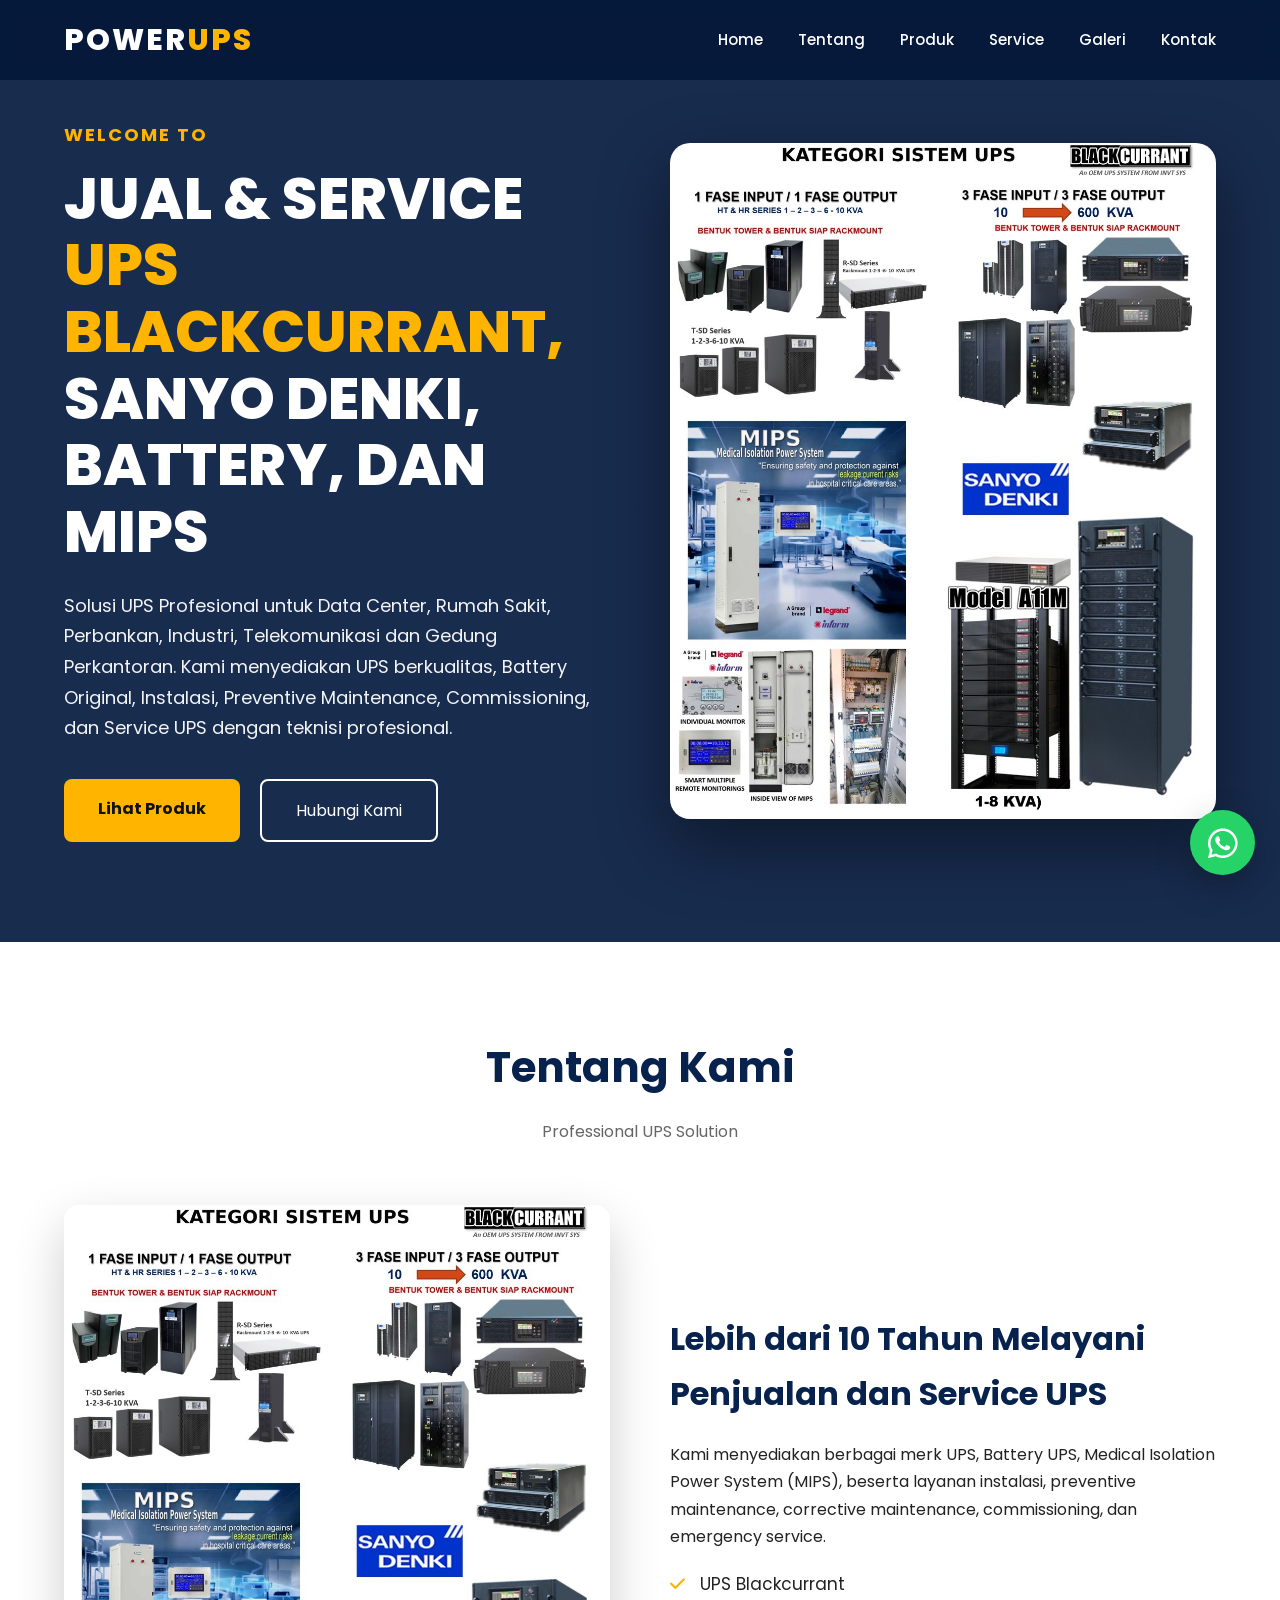
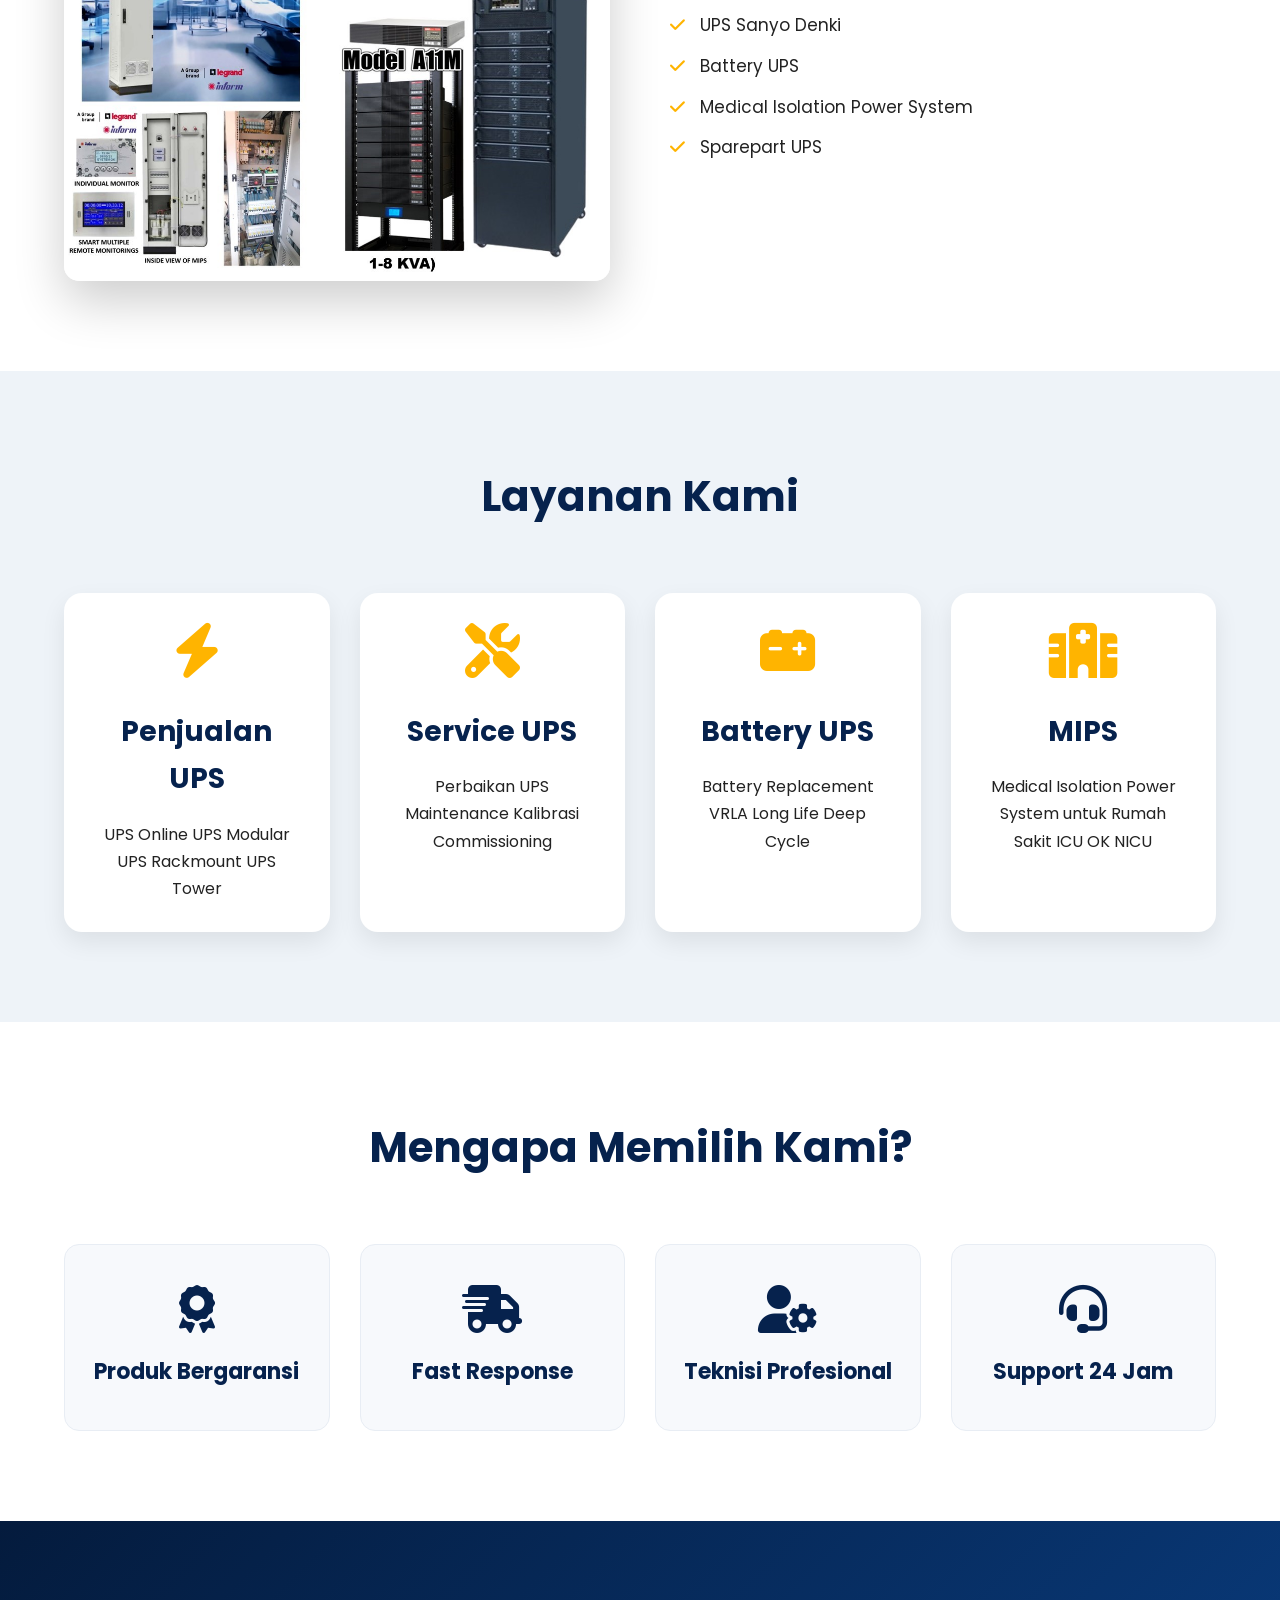
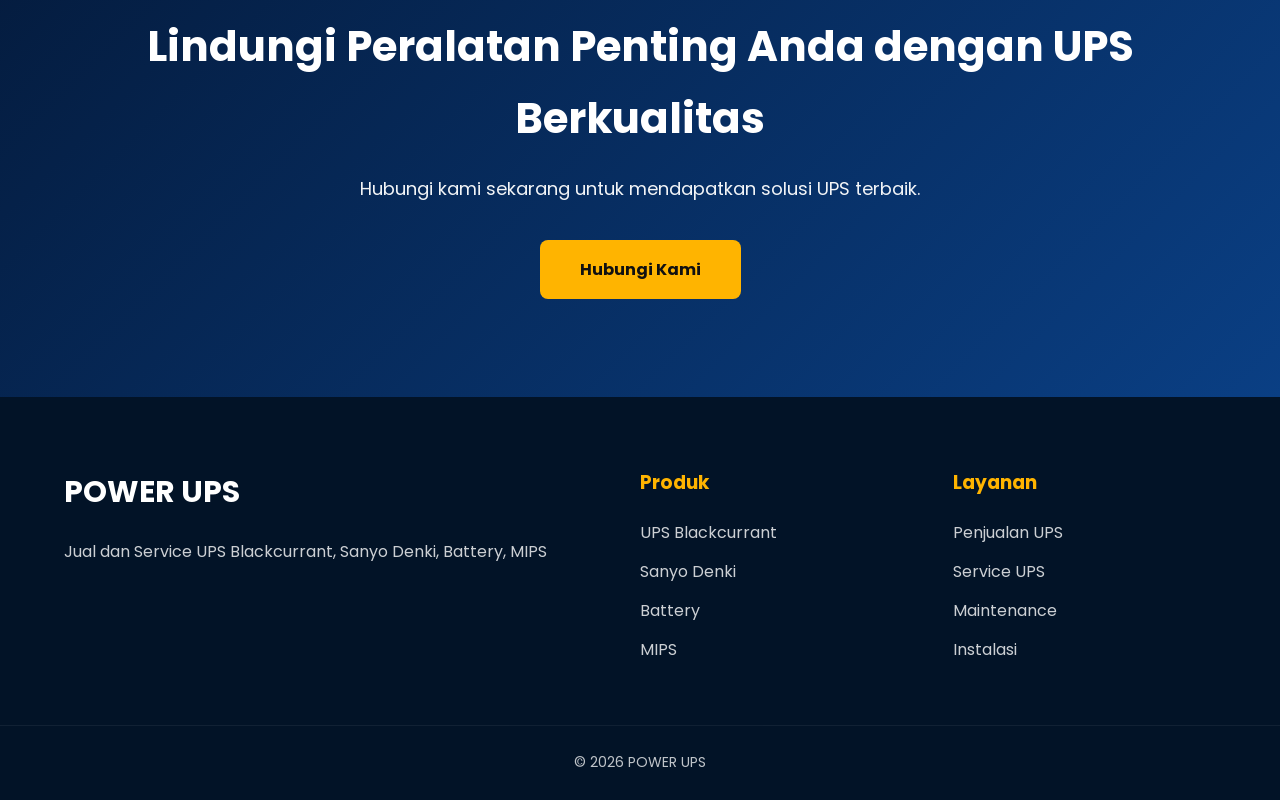
<file: index.html>
<!DOCTYPE html>
<html lang="id">
<head>

<meta charset="UTF-8">
<meta name="viewport" content="width=device-width, initial-scale=1.0">

<title>PowerUPS Tech | Jual & Service UPS BlackCurrant, SANYO DENKI, Battery & MIPS</title>

<link rel="icon" type="image/png" href="images/icon.png">

<meta name="description"
content="PowerUPS Tech menyediakan penjualan UPS BlackCurrant, UPS SANYO DENKI, Battery VRLA, Medical Isolation Power System (MIPS), instalasi, maintenance dan service UPS di seluruh Indonesia.">

<link rel="preconnect" href="https://fonts.googleapis.com">
<link rel="preconnect" href="https://fonts.gstatic.com" crossorigin>

<link href="https://fonts.googleapis.com/css2?family=Poppins:wght@300;400;500;600;700;800&display=swap" rel="stylesheet">

<link rel="stylesheet" href="https://cdnjs.cloudflare.com/ajax/libs/font-awesome/6.6.0/css/all.min.css">

<link rel="stylesheet" href="css/style.css">

</head>

<body>

<div id="loader">

<div class="spinner"></div>

</div>

<header>

<div class="container">

<div class="logo">

POWER<span>UPS</span>

</div>

<nav>

<ul>

<li><a href="#">Home</a></li>

<li><a href="tentang.html">Tentang</a></li>

<li><a href="produk.html">Produk</a></li>

<li><a href="layanan.html">Service</a></li>

<li><a href="galeri.html">Galeri</a></li>

<li><a href="kontak.html">Kontak</a></li>

</ul>

</nav>

<div class="menu-btn">

<i class="fa-solid fa-bars"></i>

</div>

</div>

</header>

<section class="hero">

<div class="overlay"></div>

<div class="container hero-content">

<div class="hero-text">

<h4>WELCOME TO</h4>

<h1>

JUAL & SERVICE

<span>UPS BLACKCURRANT, </span>

SANYO DENKI,

BATTERY, DAN

MIPS

</h1>

<p>

Solusi UPS Profesional untuk Data Center, Rumah Sakit,

Perbankan, Industri, Telekomunikasi dan Gedung Perkantoran.

Kami menyediakan UPS berkualitas, Battery Original,

Instalasi, Preventive Maintenance, Commissioning,

dan Service UPS dengan teknisi profesional.

</p>

<div class="hero-button">

<a href="produk.html" class="btn-primary">

Lihat Produk

</a>

<a href="kontak.html" class="btn-secondary">

Hubungi Kami

</a>

</div>

</div>

<div class="hero-image">

<img src="images/ups.jpeg" alt="UPS">

</div>

</div>

</section>

<section class="about">

<div class="container">

<div class="title">

<h2>Tentang Kami</h2>

<p>Professional UPS Solution</p>

</div>

<div class="about-grid">

<div>

<img src="images/ups.jpeg">

</div>

<div>

<h3>

Lebih dari 10 Tahun Melayani

Penjualan dan Service UPS

</h3>

<p>

Kami menyediakan berbagai merk UPS,

Battery UPS,

Medical Isolation Power System (MIPS),

beserta layanan instalasi,

preventive maintenance,

corrective maintenance,

commissioning,

dan emergency service.

</p>

<ul>

<li><i class="fa-solid fa-check"></i> UPS Blackcurrant</li>

<li><i class="fa-solid fa-check"></i> UPS Sanyo Denki</li>

<li><i class="fa-solid fa-check"></i> Battery UPS</li>

<li><i class="fa-solid fa-check"></i> Medical Isolation Power System</li>

<li><i class="fa-solid fa-check"></i> Sparepart UPS</li>

</ul>

</div>

</div>

</div>

</section>

<section class="services">

<div class="container">

<div class="title">

<h2>Layanan Kami</h2>

</div>

<div class="card-grid">

<div class="card">

<i class="fa-solid fa-bolt"></i>

<h3>Penjualan UPS</h3>

<p>

UPS Online

UPS Modular

UPS Rackmount

UPS Tower

</p>

</div>

<div class="card">

<i class="fa-solid fa-screwdriver-wrench"></i>

<h3>Service UPS</h3>

<p>

Perbaikan UPS

Maintenance

Kalibrasi

Commissioning

</p>

</div>

<div class="card">

<i class="fa-solid fa-car-battery"></i>

<h3>Battery UPS</h3>

<p>

Battery Replacement

VRLA

Long Life

Deep Cycle

</p>

</div>

<div class="card">

<i class="fa-solid fa-hospital"></i>

<h3>MIPS</h3>

<p>

Medical Isolation Power System

untuk Rumah Sakit

ICU

OK

NICU

</p>

</div>

</div>

</div>

</section>

<!--<section class="counter">

<div class="container">

<div>

<h2>500+</h2>

<p>Project</p>

</div>

<div>

<h2>250+</h2>

<p>Pelanggan</p>

</div>

<div>

<h2>15+</h2>

<p>Tahun Pengalaman</p>

</div>

<div>

<h2>24/7</h2>

<p>Support</p>

</div>

</div>

</section>-->

<section class="why">

<div class="container">

<div class="title">

<h2>Mengapa Memilih Kami?</h2>

</div>

<div class="why-grid">

<div>

<i class="fa-solid fa-award"></i>

<h3>Produk Bergaransi</h3>

</div>

<div>

<i class="fa-solid fa-truck-fast"></i>

<h3>Fast Response</h3>

</div>

<div>

<i class="fa-solid fa-user-gear"></i>

<h3>Teknisi Profesional</h3>

</div>

<div>

<i class="fa-solid fa-headset"></i>

<h3>Support 24 Jam</h3>

</div>

</div>

</div>

</section>

<section class="cta">

<div class="container">

<h2>

Lindungi Peralatan Penting Anda

dengan UPS Berkualitas

</h2>

<p>

Hubungi kami sekarang

untuk mendapatkan solusi UPS terbaik.

</p>

<a href="https://wa.me/+6281310871079">

Hubungi Kami

</a>

</div>

</section>

<footer>

<div class="container footer-grid">

<div>

<h2>POWER UPS</h2>

<p>

Jual dan Service UPS

Blackcurrant,

Sanyo Denki,

Battery,

MIPS

</p>

</div>

<div>

<h3>Produk</h3>

<ul>

<li>UPS Blackcurrant</li>

<li>Sanyo Denki</li>

<li>Battery</li>

<li>MIPS</li>

</ul>

</div>

<div>

<h3>Layanan</h3>

<ul>

<li>Penjualan UPS</li>

<li>Service UPS</li>

<li>Maintenance</li>

<li>Instalasi</li>

</ul>

</div>

</div>

<div class="copyright">

© 2026 POWER UPS

</div>

</footer>

<a class="whatsapp"
   href="https://wa.me/+6281310871079?text=Halo%20Admin%20POWER%20UPS,%20saya%20ingin%20bertanya%20mengenai%20UPS."
   target="_blank"
   aria-label="WhatsApp">

    <i class="fab fa-whatsapp"></i>

</a>

<script src="js/script.js"></script>

</body>
</html>
</file>
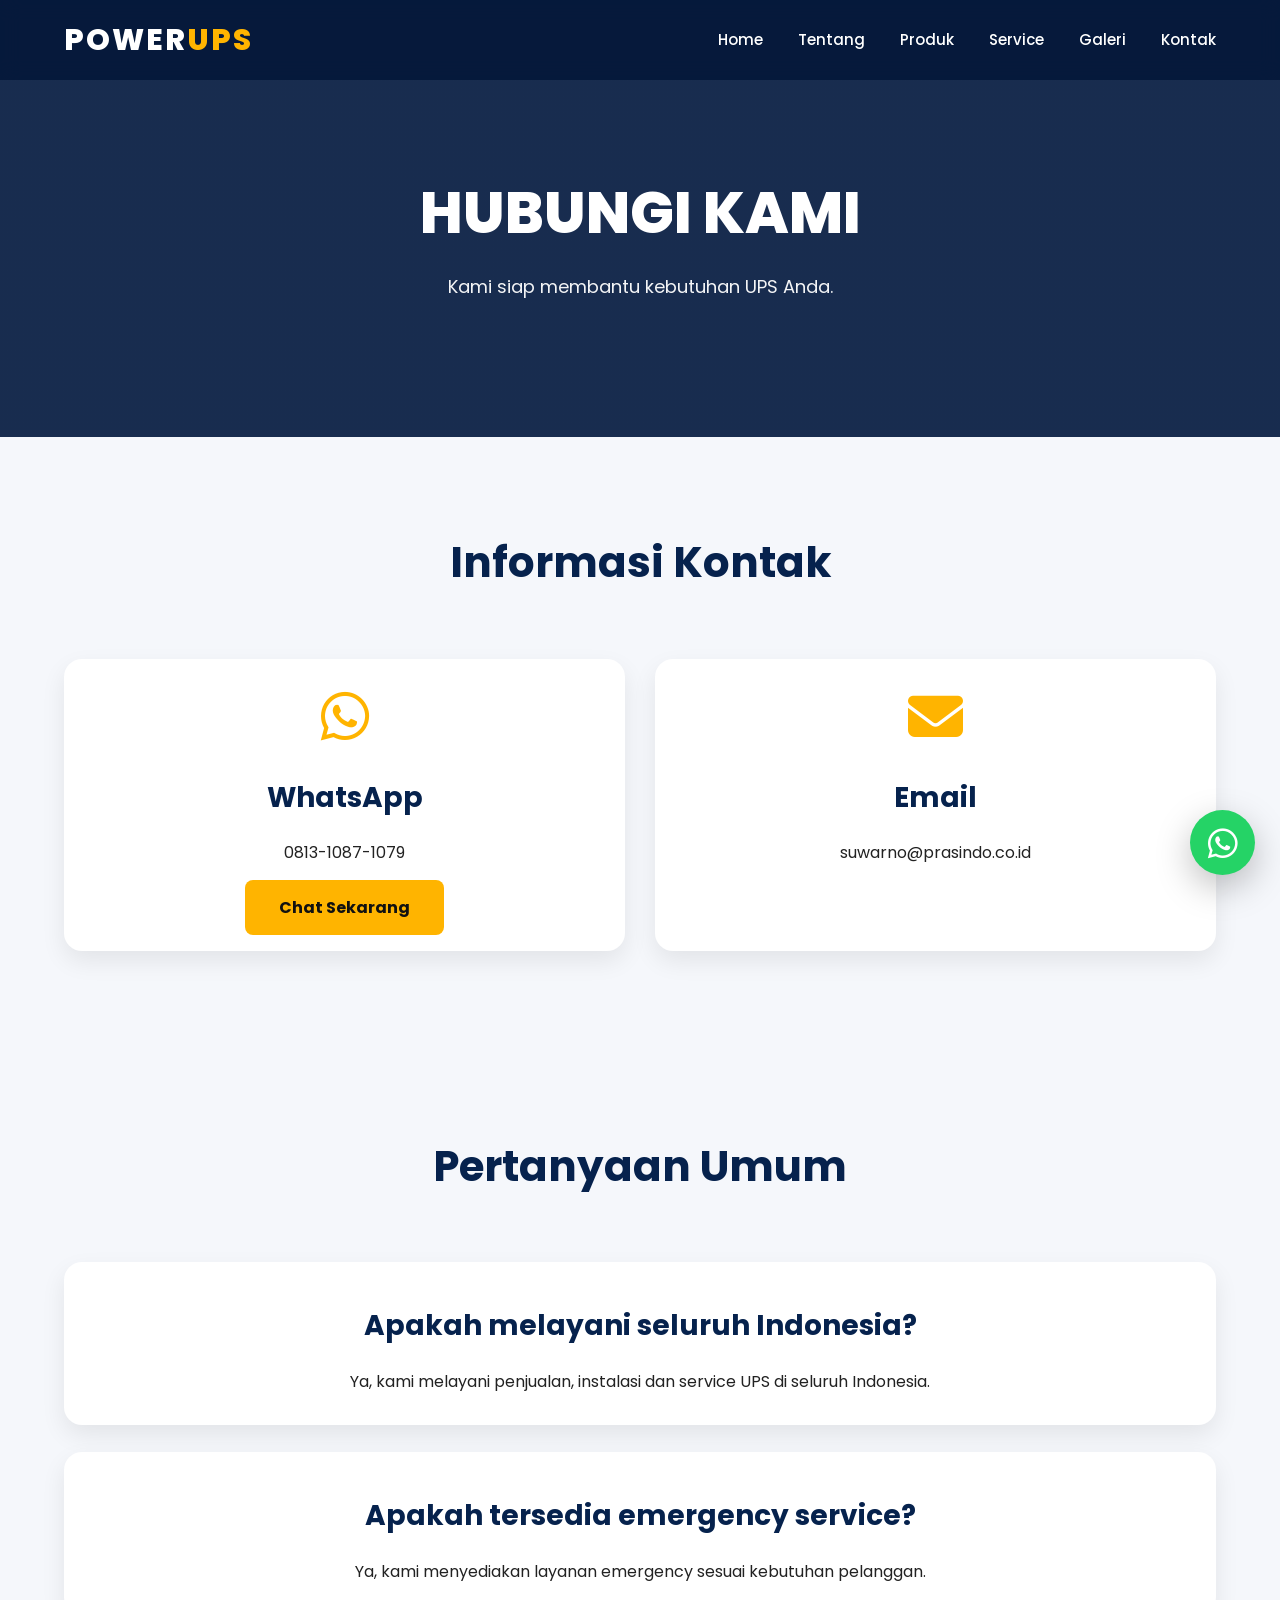
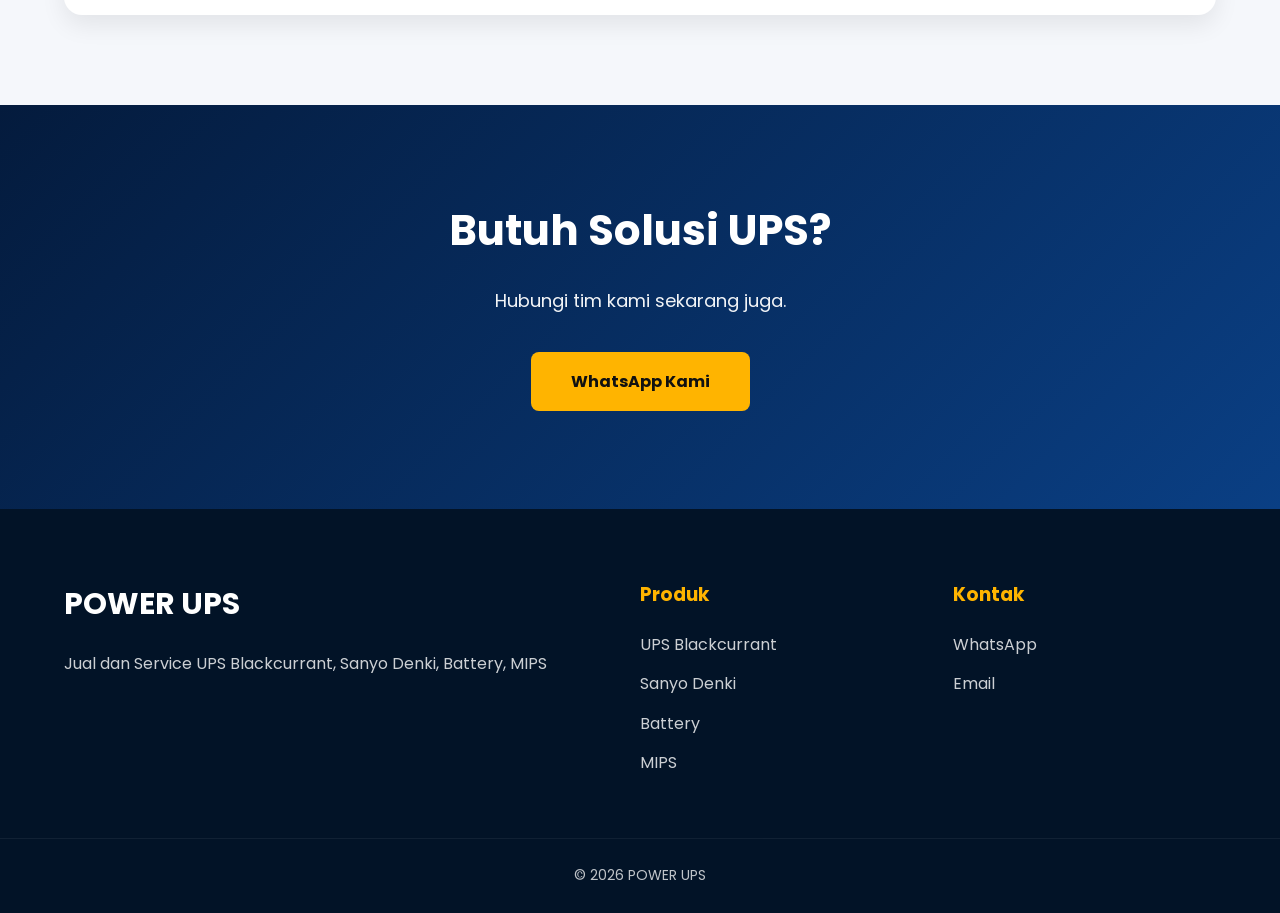
<file: kontak.html>
<!DOCTYPE html>
<html lang="id">

<head>

<meta charset="UTF-8">
<meta name="viewport" content="width=device-width, initial-scale=1">

<title>Kontak | POWER UPS</title>

<link rel="icon" type="image/png" href="images/icon.png">

<link href="https://fonts.googleapis.com/css2?family=Poppins:wght@300;400;500;600;700;800&display=swap" rel="stylesheet">

<link rel="stylesheet" href="https://cdnjs.cloudflare.com/ajax/libs/font-awesome/6.6.0/css/all.min.css">

<link rel="stylesheet" href="css/style.css">

</head>

<body>

<header>

<div class="container">

<div class="logo">

POWER<span>UPS</span>

</div>

<nav>

<ul>

<li><a href="index.html">Home</a></li>

<li><a href="tentang.html">Tentang</a></li>

<li><a href="produk.html">Produk</a></li>

<li><a href="layanan.html">Service</a></li>

<li><a href="galeri.html">Galeri</a></li>

<li><a href="kontak.html" class="active">Kontak</a></li>

</ul>

</nav>

<div class="menu-btn">

<i class="fa-solid fa-bars"></i>

</div>

</div>

</header>

<section class="hero" style="padding:180px 0 100px;">

<div class="container">

<h1 style="text-align:center;">

HUBUNGI KAMI

</h1>

<p style="text-align:center;">

Kami siap membantu kebutuhan UPS Anda.

</p>

</div>

</section>

<section>

<div class="container">

<div class="title">

<h2>Informasi Kontak</h2>

<p>


</p>

</div>

<div class="card-grid">

<div class="card">

<i class="fa-brands fa-whatsapp"></i>

<h3>WhatsApp</h3>

<p>

0813-1087-1079

</p>

<br>
<a class="btn-primary" href="https://wa.me/+6281310871079">

Chat Sekarang

</a>

</div>

<div class="card">

<i class="fa-solid fa-envelope"></i>

<h3>Email</h3>

<p>

suwarno@prasindo.co.id

</p>

</div>

</section>

<!--<section style="background:#eef3f8;">

<div class="container">

<div class="title">

<h2>Jam Operasional</h2>

</div>

<div class="card-grid">

<div class="card">

<h3>Senin - Jumat</h3>

<p>

08.00 - 17.00

</p>

</div>

<div class="card">

<h3>Sabtu</h3>

<p>

08.00 - 15.00

</p>

</div>

<div class="card">

<h3>Minggu</h3>

<p>

By Appointment

</p>

</div>

</div>

</div>

</section>-->

<section>

<div class="container">

<div class="title">

<h2>Pertanyaan Umum</h2>

</div>

<div class="card">

<h3>Apakah melayani seluruh Indonesia?</h3>

<p>

Ya, kami melayani penjualan, instalasi dan service UPS di seluruh Indonesia.

</p>

</div>

<br>

<!--<div class="card">

<h3>Apakah tersedia kontrak maintenance?</h3>

<p>

Tersedia kontrak preventive maintenance bulanan maupun tahunan.

</p>

</div>

<br>-->

<div class="card">

<h3>Apakah tersedia emergency service?</h3>

<p>

Ya, kami menyediakan layanan emergency sesuai kebutuhan pelanggan.

</p>

</div>

</div>

</section>

<section class="cta">

<div class="container">

<h2>

Butuh Solusi UPS?

</h2>

<p>

Hubungi tim kami sekarang juga.

</p>

<a href="https://wa.me/+6281310871079">

WhatsApp Kami

</a>

</div>

</section>

<footer>

<div class="container footer-grid">

<div>

<h2>POWER UPS</h2>

<p>

Jual dan Service UPS

Blackcurrant,

Sanyo Denki,

Battery,

MIPS

</p>

</div>

<div>

<h3>Produk</h3>

<ul>

<li>UPS Blackcurrant</li>

<li>Sanyo Denki</li>

<li>Battery</li>

<li>MIPS</li>

</ul>

</div>

<div>

<h3>Kontak</h3>

<ul>

<li>WhatsApp</li>

<li>Email</li>

</ul>

</div>

</div>

<div class="copyright">

© 2026 POWER UPS

</div>

</footer>

<a class="whatsapp"
   href="https://wa.me/+6281310871079?text=Halo%20Admin%20POWER%20UPS,%20saya%20ingin%20bertanya%20mengenai%20UPS."
   target="_blank"
   aria-label="WhatsApp">

    <i class="fab fa-whatsapp"></i>

</a>

<script src="js/script.js"></script>

</body>

</html>
</file>
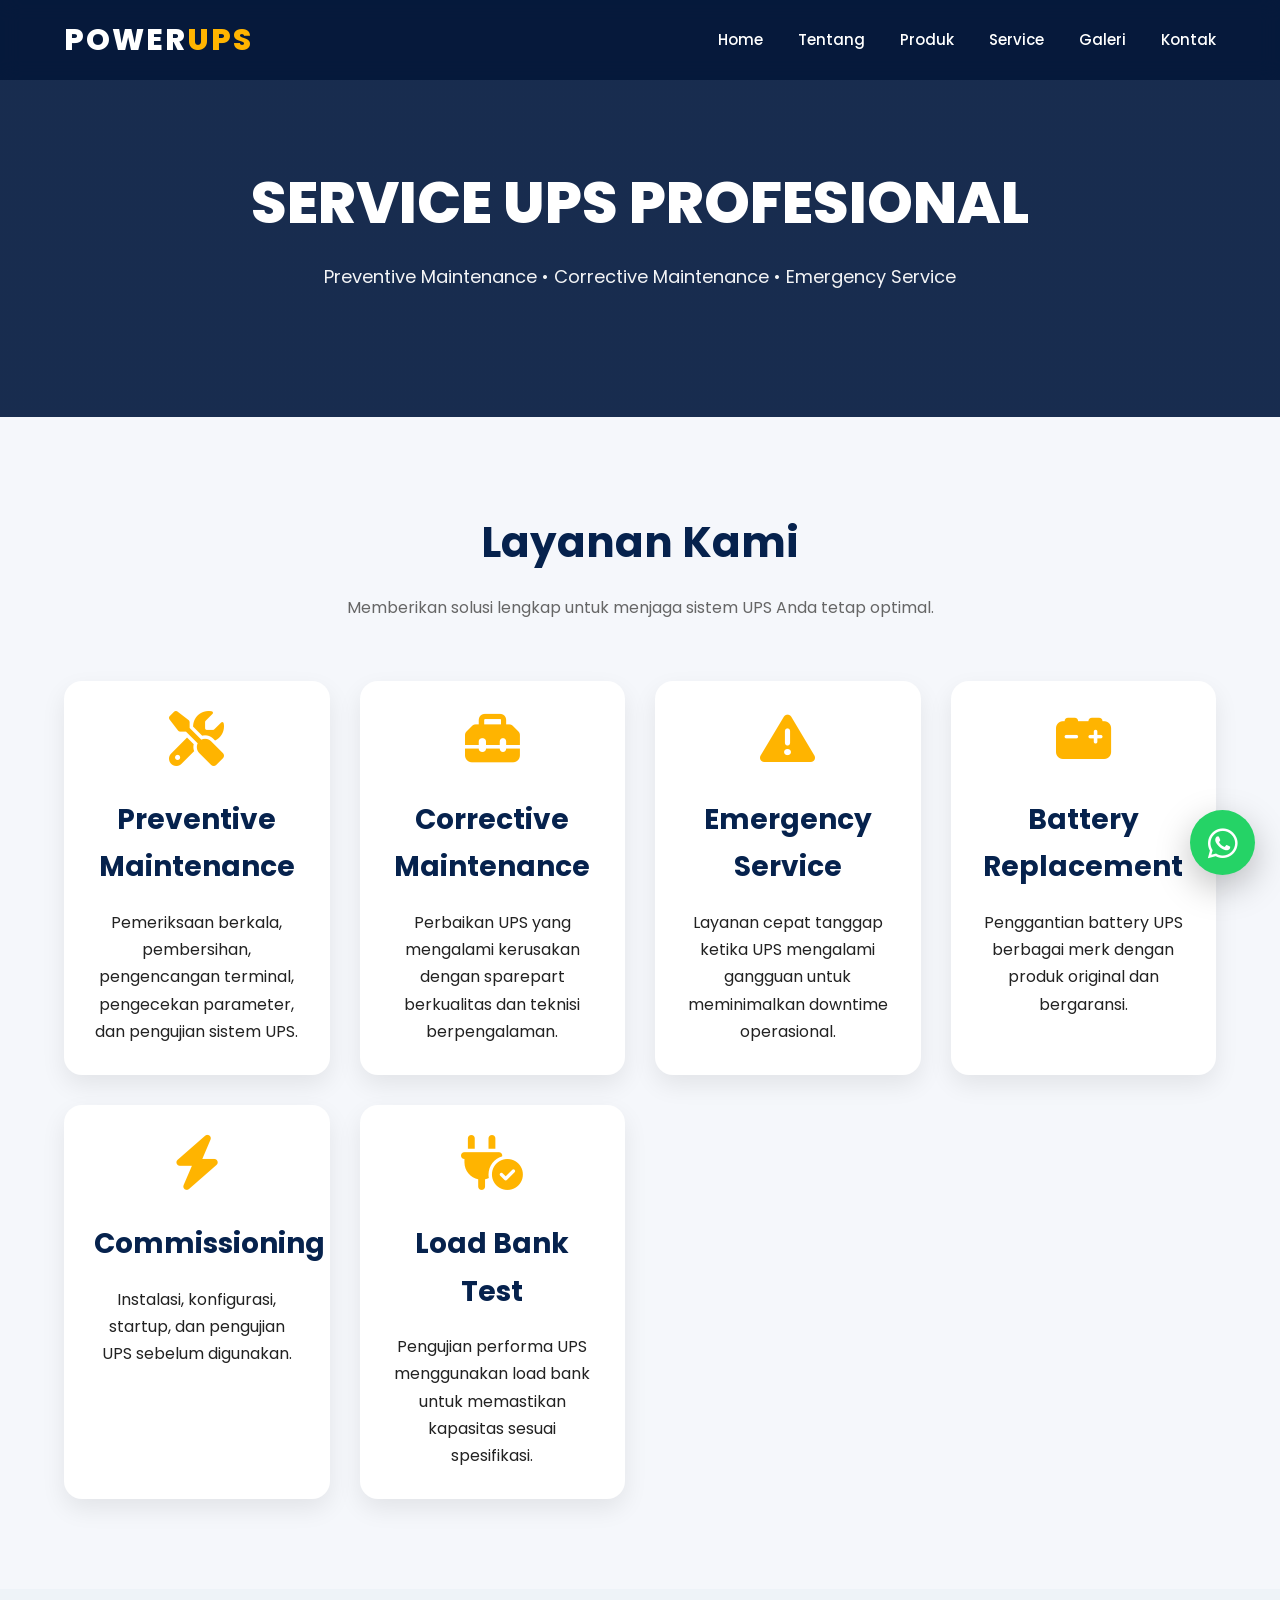
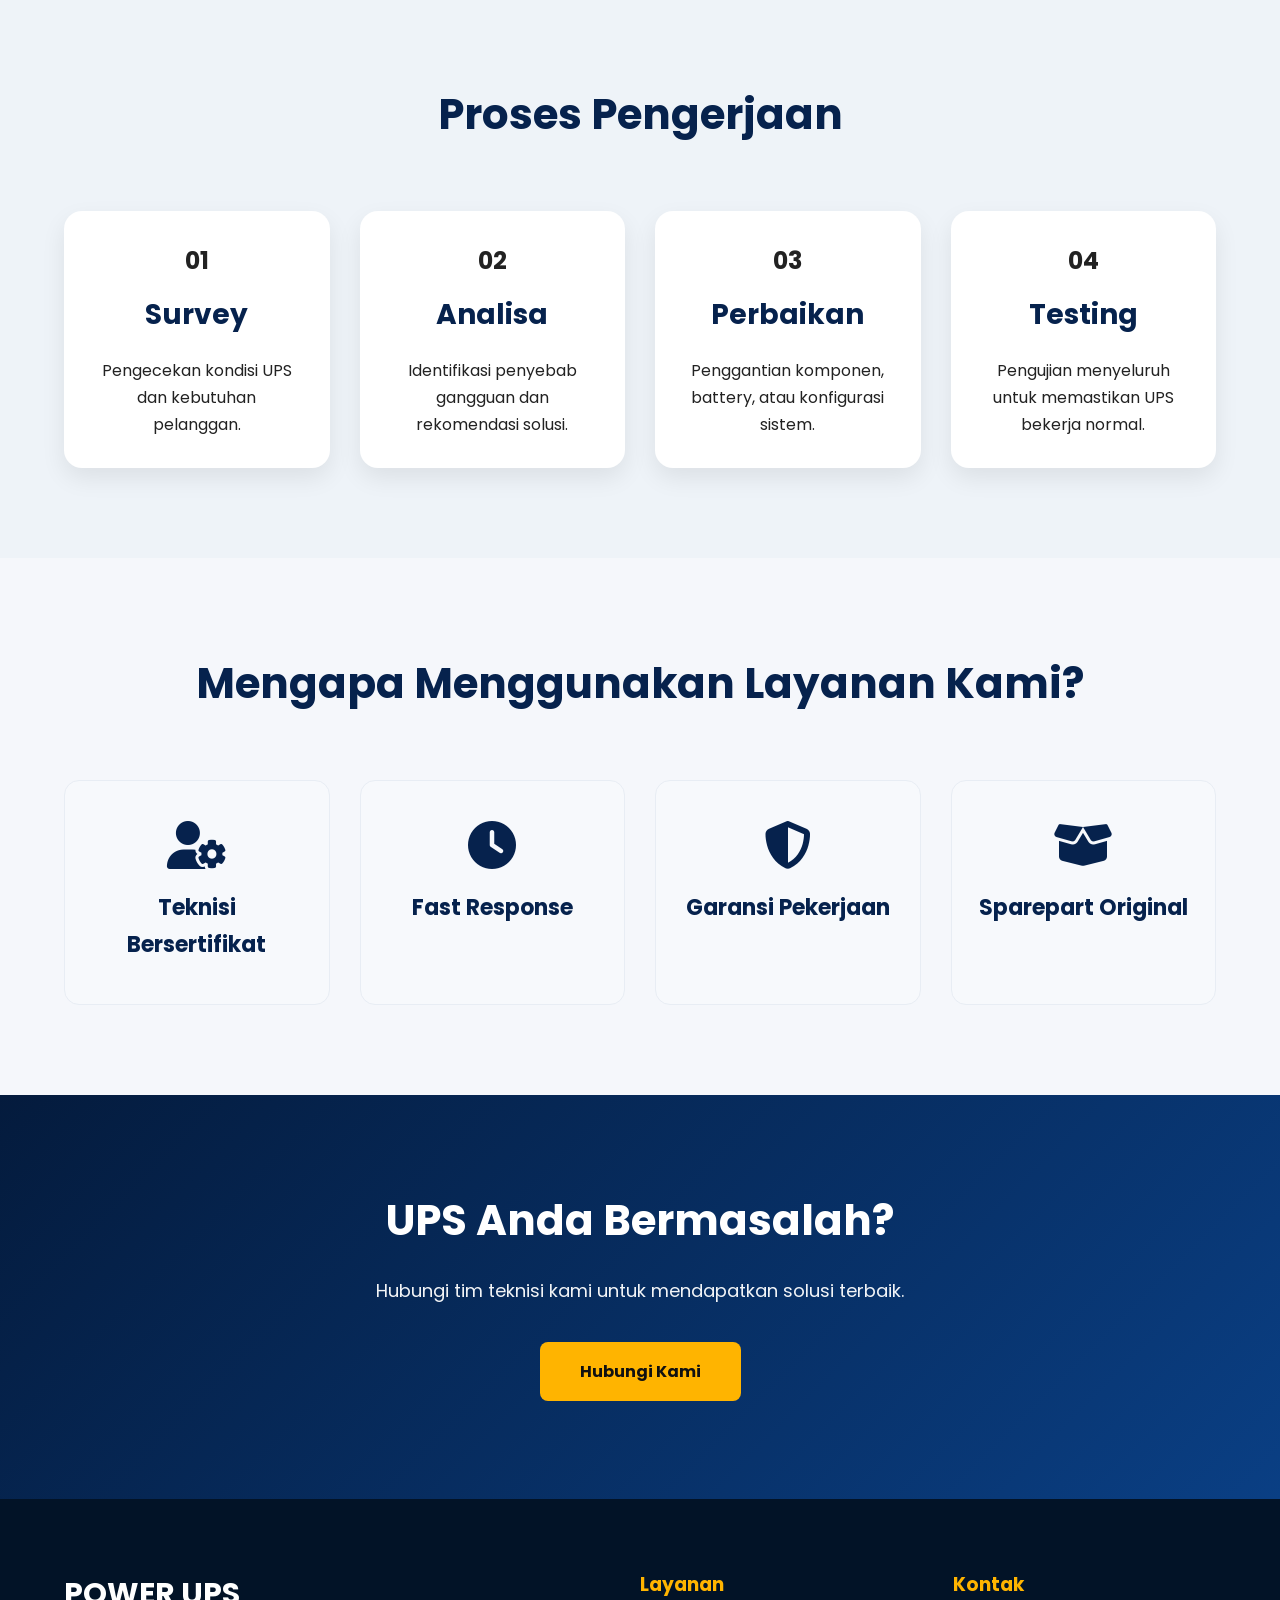
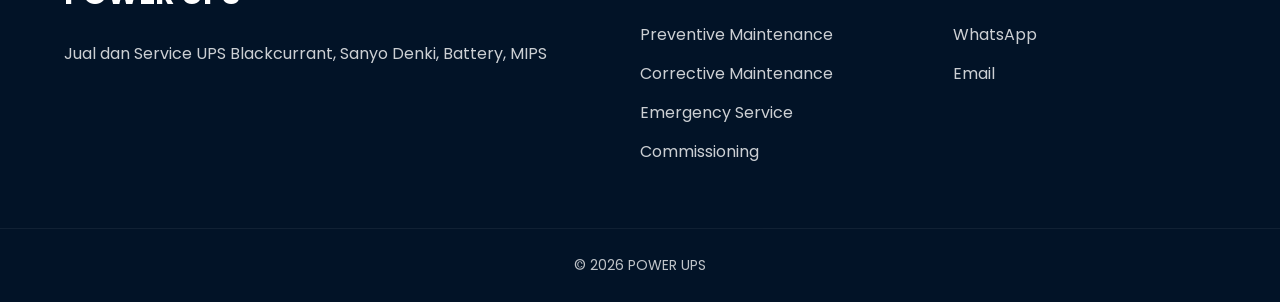
<file: layanan.html>
<!DOCTYPE html>
<html lang="id">
<head>

<meta charset="UTF-8">
<meta name="viewport" content="width=device-width, initial-scale=1">

<title>Layanan | POWER UPS</title>

<link rel="icon" type="image/png" href="images/icon.png">

<link href="https://fonts.googleapis.com/css2?family=Poppins:wght@300;400;500;600;700;800&display=swap" rel="stylesheet">

<link rel="stylesheet" href="https://cdnjs.cloudflare.com/ajax/libs/font-awesome/6.6.0/css/all.min.css">

<link rel="stylesheet" href="css/style.css">

</head>

<body>

<header>

<div class="container">

<div class="logo">

POWER<span>UPS</span>

</div>

<nav>

<ul>

<li><a href="index.html">Home</a></li>

<li><a href="tentang.html">Tentang</a></li>

<li><a href="produk.html">Produk</a></li>

<li><a href="layanan.html" class="active">Service</a></li>

<li><a href="galeri.html">Galeri</a></li>

<li><a href="kontak.html">Kontak</a></li>

</ul>

</nav>

<div class="menu-btn">

<i class="fa-solid fa-bars"></i>

</div>

</div>

</header>

<section class="hero" style="padding:170px 0 90px;">

<div class="container">

<h1 style="text-align:center">

SERVICE UPS PROFESIONAL

</h1>

<p style="text-align:center">

Preventive Maintenance • Corrective Maintenance • Emergency Service

</p>

</div>

</section>

<section>

<div class="container">

<div class="title">

<h2>Layanan Kami</h2>

<p>Memberikan solusi lengkap untuk menjaga sistem UPS Anda tetap optimal.</p>

</div>

<div class="card-grid">

<div class="card">

<i class="fa-solid fa-screwdriver-wrench"></i>

<h3>Preventive Maintenance</h3>

<p>

Pemeriksaan berkala, pembersihan, pengencangan terminal, pengecekan parameter, dan pengujian sistem UPS.

</p>

</div>

<div class="card">

<i class="fa-solid fa-toolbox"></i>

<h3>Corrective Maintenance</h3>

<p>

Perbaikan UPS yang mengalami kerusakan dengan sparepart berkualitas dan teknisi berpengalaman.

</p>

</div>

<div class="card">

<i class="fa-solid fa-triangle-exclamation"></i>

<h3>Emergency Service</h3>

<p>

Layanan cepat tanggap ketika UPS mengalami gangguan untuk meminimalkan downtime operasional.

</p>

</div>

<div class="card">

<i class="fa-solid fa-car-battery"></i>

<h3>Battery Replacement</h3>

<p>

Penggantian battery UPS berbagai merk dengan produk original dan bergaransi.

</p>

</div>

<div class="card">

<i class="fa-solid fa-bolt"></i>

<h3>Commissioning</h3>

<p>

Instalasi, konfigurasi, startup, dan pengujian UPS sebelum digunakan.

</p>

</div>

<div class="card">

<i class="fa-solid fa-plug-circle-check"></i>

<h3>Load Bank Test</h3>

<p>

Pengujian performa UPS menggunakan load bank untuk memastikan kapasitas sesuai spesifikasi.

</p>

</div>

</div>

</div>

</section>

<section style="background:#eef3f8;">

<div class="container">

<div class="title">

<h2>Proses Pengerjaan</h2>

</div>

<div class="card-grid">

<div class="card">

<h2>01</h2>

<h3>Survey</h3>

<p>

Pengecekan kondisi UPS dan kebutuhan pelanggan.

</p>

</div>

<div class="card">

<h2>02</h2>

<h3>Analisa</h3>

<p>

Identifikasi penyebab gangguan dan rekomendasi solusi.

</p>

</div>

<div class="card">

<h2>03</h2>

<h3>Perbaikan</h3>

<p>

Penggantian komponen, battery, atau konfigurasi sistem.

</p>

</div>

<div class="card">

<h2>04</h2>

<h3>Testing</h3>

<p>

Pengujian menyeluruh untuk memastikan UPS bekerja normal.

</p>

</div>

</div>

</div>

</section>

<section>

<div class="container">

<div class="title">

<h2>Mengapa Menggunakan Layanan Kami?</h2>

</div>

<div class="why-grid">

<div>

<i class="fa-solid fa-user-gear"></i>

<h3>Teknisi Bersertifikat</h3>

</div>

<div>

<i class="fa-solid fa-clock"></i>

<h3>Fast Response</h3>

</div>

<div>

<i class="fa-solid fa-shield-halved"></i>

<h3>Garansi Pekerjaan</h3>

</div>

<div>

<i class="fa-solid fa-box-open"></i>

<h3>Sparepart Original</h3>

</div>

</div>

</div>

</section>

<section class="cta">

<div class="container">

<h2>

UPS Anda Bermasalah?

</h2>

<p>

Hubungi tim teknisi kami untuk mendapatkan solusi terbaik.

</p>

<a href="https://wa.me/+6281310871079">

Hubungi Kami

</a>

</div>

</section>

<footer>

<div class="container footer-grid">

<div>

<h2>POWER UPS</h2>

<p>

Jual dan Service UPS

Blackcurrant,

Sanyo Denki,

Battery,

MIPS

</p>

</div>

<div>

<h3>Layanan</h3>

<ul>

<li>Preventive Maintenance</li>

<li>Corrective Maintenance</li>

<li>Emergency Service</li>

<li>Commissioning</li>

</ul>

</div>

<div>

<h3>Kontak</h3>

<ul>

<li>WhatsApp</li>

<li>Email</li>


</ul>

</div>

</div>

<div class="copyright">

© 2026 POWER UPS

</div>

</footer>

<a class="whatsapp"
   href="https://wa.me/+6281310871079?text=Halo%20Admin%20POWER%20UPS,%20saya%20ingin%20bertanya%20mengenai%20UPS."
   target="_blank"
   aria-label="WhatsApp">

    <i class="fab fa-whatsapp"></i>

</a>

<script src="js/script.js"></script>

</body>

</html>
</file>
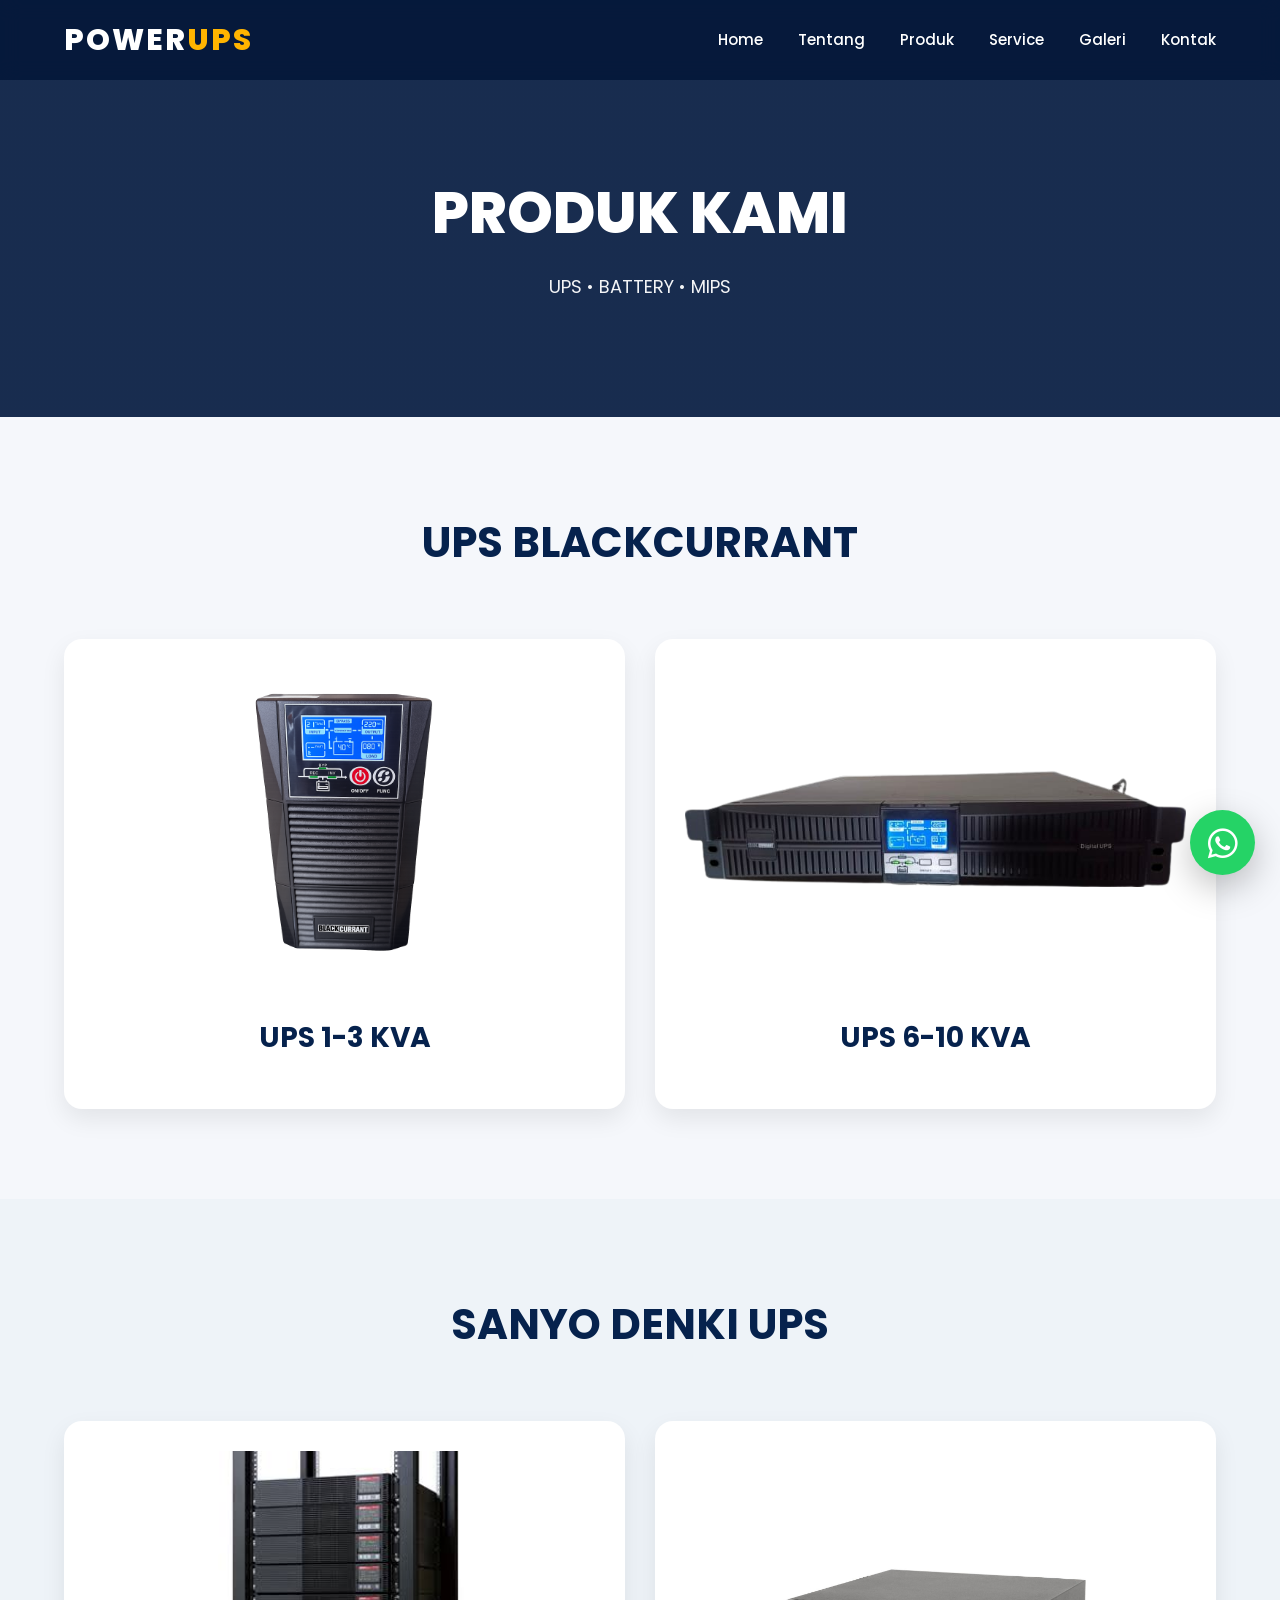
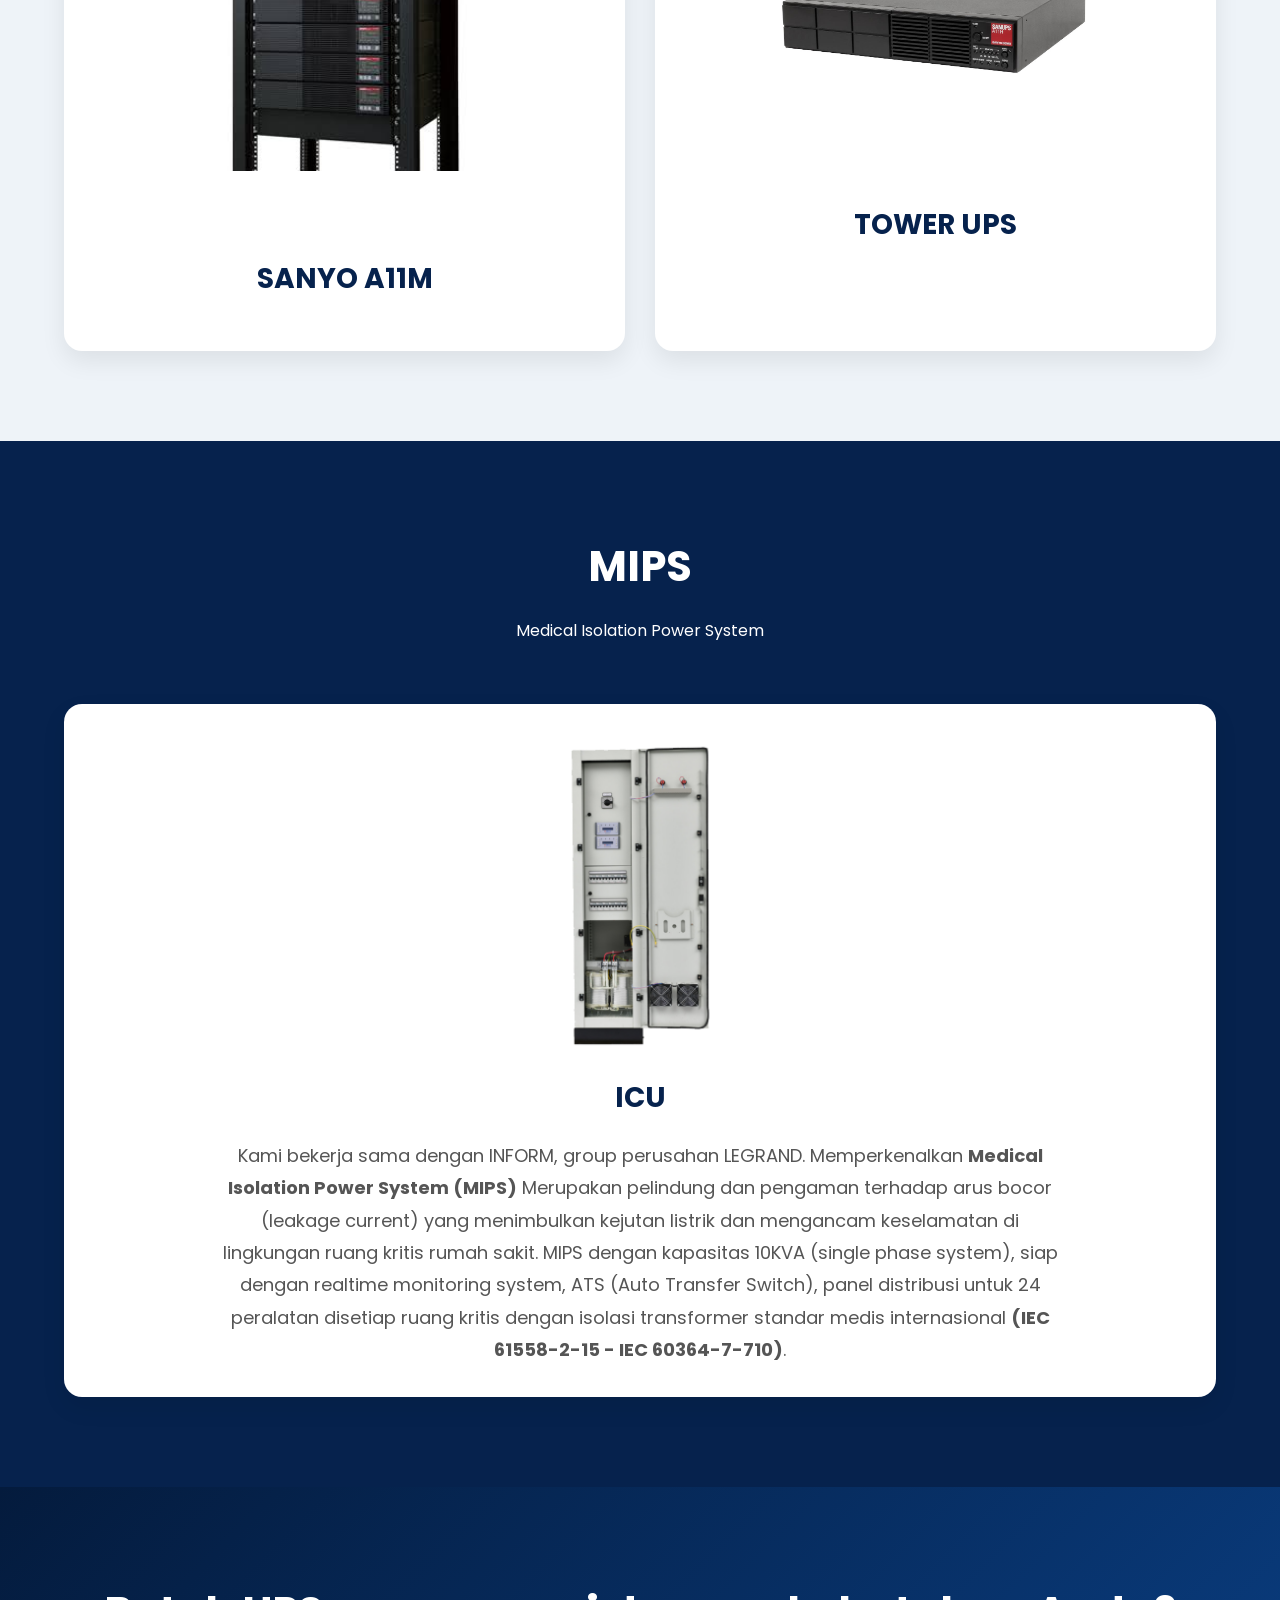
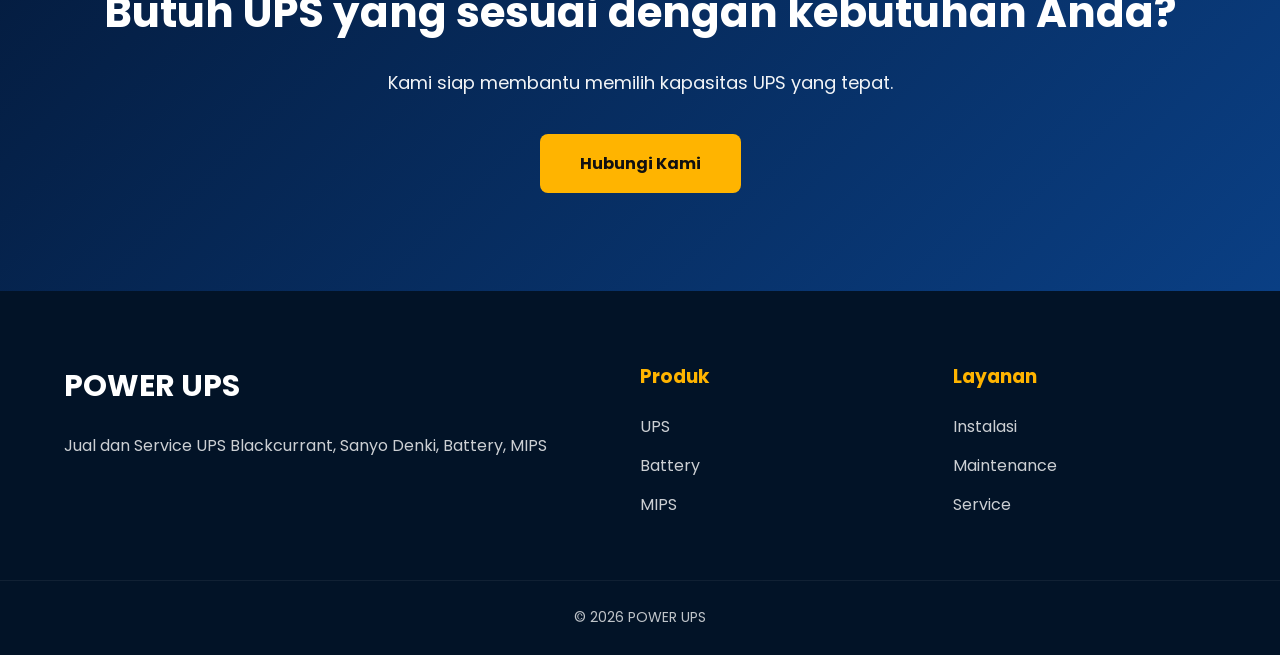
<file: produk.html>
<!DOCTYPE html>
<html lang="id">

<head>

<meta charset="UTF-8">
<meta name="viewport" content="width=device-width, initial-scale=1.0">

<title>Produk UPS | POWER UPS</title>

<link rel="icon" type="image/png" href="images/icon.png">

<link href="https://fonts.googleapis.com/css2?family=Poppins:wght@300;400;500;600;700&display=swap" rel="stylesheet">

<link rel="stylesheet" href="https://cdnjs.cloudflare.com/ajax/libs/font-awesome/6.6.0/css/all.min.css">

<link rel="stylesheet" href="css/style.css">

</head>

<body>

<header>

<div class="container">

<div class="logo">

POWER<span>UPS</span>

</div>

<nav>

<ul>

<li><a href="index.html">Home</a></li>

<li><a href="tentang.html">Tentang</a></li>

<li><a href="produk.html" class="active">Produk</a></li>

<li><a href="layanan.html">Service</a></li>

<li><a href="galeri.html">Galeri</a></li>

<li><a href="kontak.html">Kontak</a></li>

</ul>

</nav>

<div class="menu-btn">

<i class="fa-solid fa-bars"></i>

</div>

</div>

</header>

<section class="hero" style="padding:180px 0 80px;">

<div class="container">

<h1 style="text-align:center">

PRODUK KAMI

</h1>

<p style="text-align:center">

UPS • BATTERY • MIPS

</p>

</div>

</section>

<section>

<div class="container">

<div class="title">

<h2>UPS BLACKCURRANT</h2>


</div>

<div class="card-grid">

    <!-- Produk 1 -->
    <div class="card">

        <div class="product-image">
            <img src="images/ups blackcurant.png" alt="UPS 1-3 KVA">
        </div>

        <h3>UPS 1-3 KVA</h3>

    </div>

    <!-- Produk 2 -->
    <div class="card">

        <div class="product-image">
            <img src="images/ups_rak.png" alt="UPS 6-10 KVA">
        </div>

        <h3>UPS 6-10 KVA</h3>

    </div>

</div>

</div>

</section>


</section>

<section style="background:#eef3f8">

<div class="container">

<div class="title">

<h2>SANYO DENKI UPS</h2>

</div>

<div class="card-grid">

<div class="card">
<div class="mips-image">
    <img src="images/sanyo a11m.jpeg">
</div>

<br>
<br>
<h3>SANYO A11M</h3>

<p>


</p>

</div>

<div class="card">

<img src="images/sanyo tower.jpg">

<h3>TOWER UPS</h3>

<p>



</p>

</div>


</div>

</div>

</section>



<section style="background:#06224d;color:white;">

<div class="container">

<div class="title">

<h2 style="color:white">

MIPS

</h2>

<p style="color:white">

Medical Isolation Power System

</p>

</div>

<div class="card-grid">

<div class="card">

    <div class="mips-image">
        <img src="images/mips.png" alt="MIPS">
    </div>

    <h3 class="mips-title">ICU</h3>

    <p class="mips-desc">
        Kami bekerja sama dengan INFORM, group perusahan LEGRAND. Memperkenalkan
        <strong>Medical Isolation Power System (MIPS)</strong>
        Merupakan pelindung dan pengaman terhadap arus bocor (leakage current)
        yang menimbulkan kejutan listrik dan mengancam keselamatan di lingkungan ruang kritis
        rumah sakit. MIPS dengan kapasitas 10KVA (single phase system),
        siap dengan realtime monitoring system, ATS (Auto Transfer Switch),
        panel distribusi untuk 24 peralatan disetiap ruang kritis
        dengan isolasi transformer standar medis internasional 
        <strong>(IEC 61558-2-15 - IEC 60364-7-710)</strong>.
    </p>

</div>

</div>


</section>

<section class="cta">

<div class="container">

<h2>

Butuh UPS yang sesuai dengan kebutuhan Anda?

</h2>

<p>

Kami siap membantu memilih kapasitas UPS yang tepat.

</p>

<a href="https://wa.me/+6281310871079">

Hubungi Kami

</a>

</div>

</section>

<footer>

<div class="container footer-grid">

<div>

<h2>POWER UPS</h2>

<p>

Jual dan Service UPS

Blackcurrant,

Sanyo Denki,

Battery,

MIPS

</p>

</div>

<div>

<h3>Produk</h3>

<ul>

<li>UPS</li>

<li>Battery</li>

<li>MIPS</li>

</ul>

</div>

<div>

<h3>Layanan</h3>

<ul>

<li>Instalasi</li>

<li>Maintenance</li>

<li>Service</li>

</ul>

</div>

</div>

<div class="copyright">

© 2026 POWER UPS

</div>

</footer>

<a class="whatsapp"
   href="https://wa.me/+6281310871079?text=Halo%20Admin%20POWER%20UPS,%20saya%20ingin%20bertanya%20mengenai%20UPS."
   target="_blank"
   aria-label="WhatsApp">

    <i class="fab fa-whatsapp"></i>

</a>

<script src="js/script.js"></script>

</body>

</html>
</file>
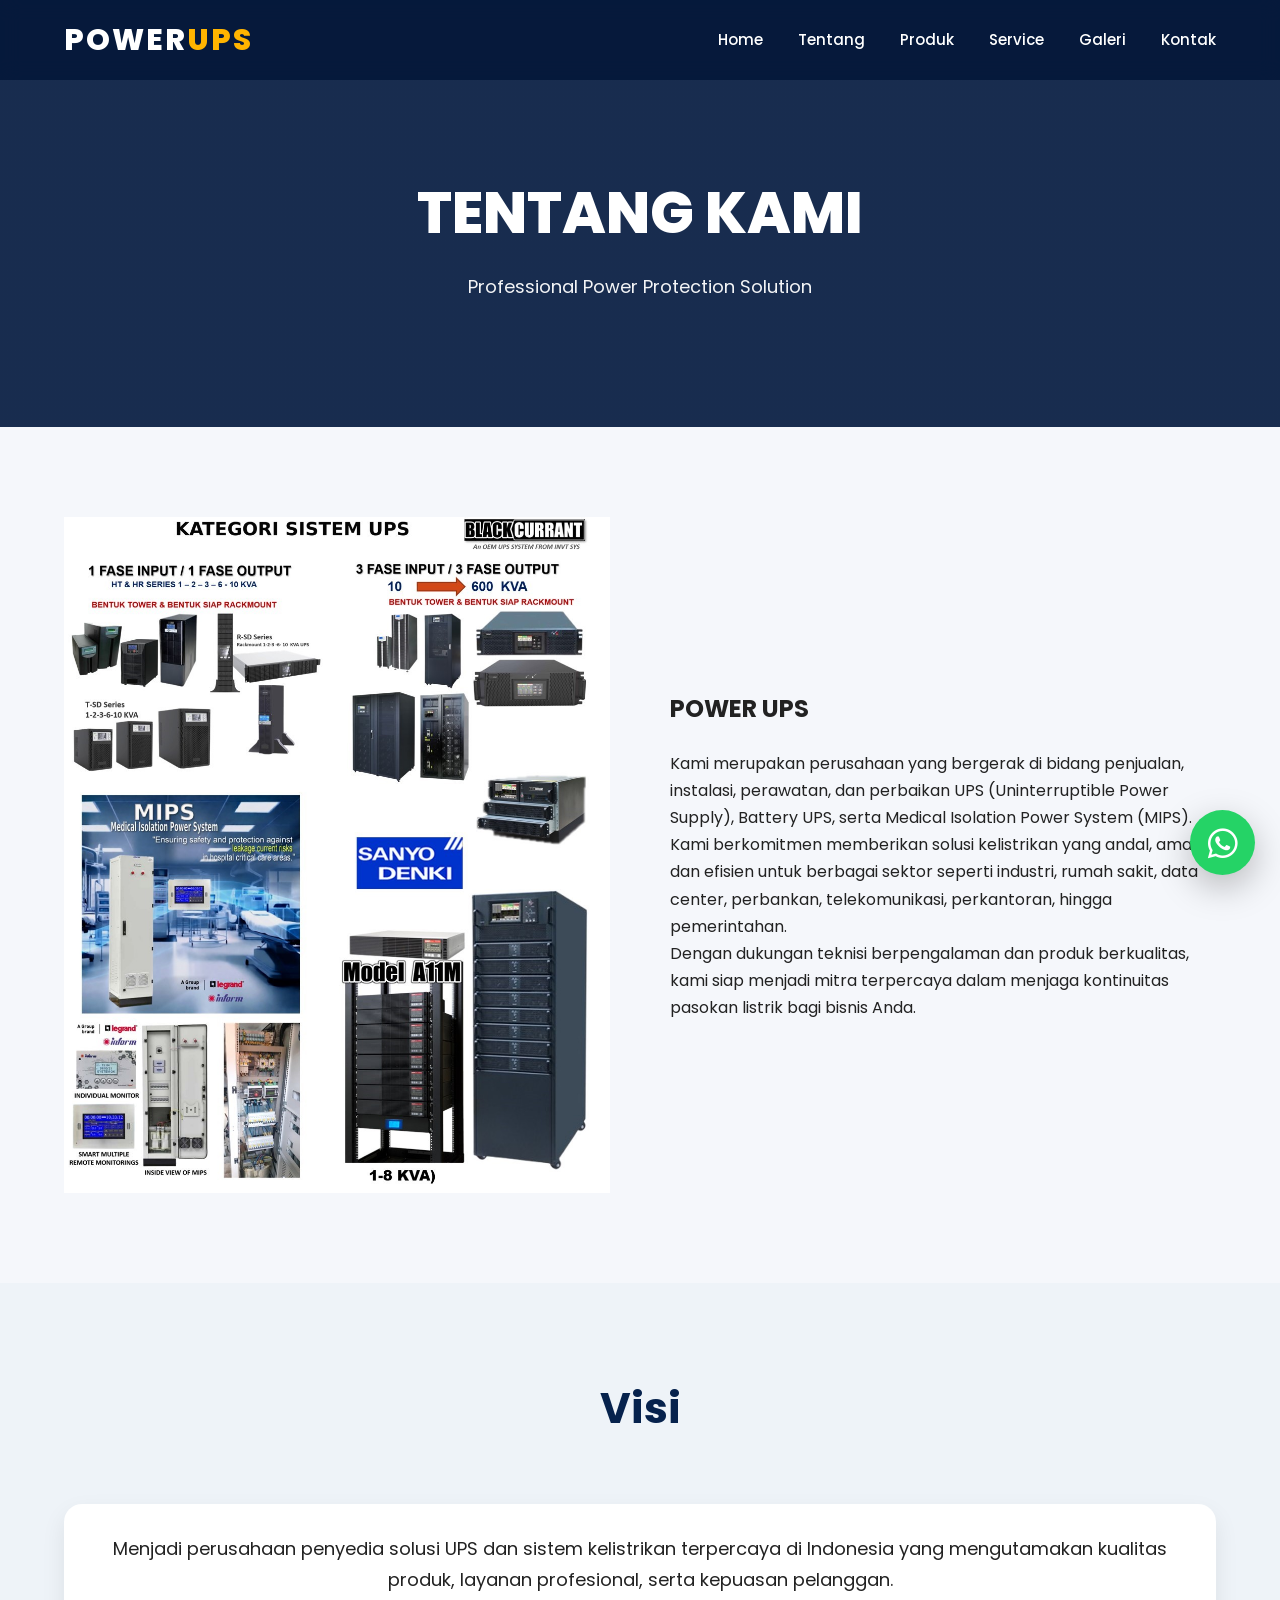
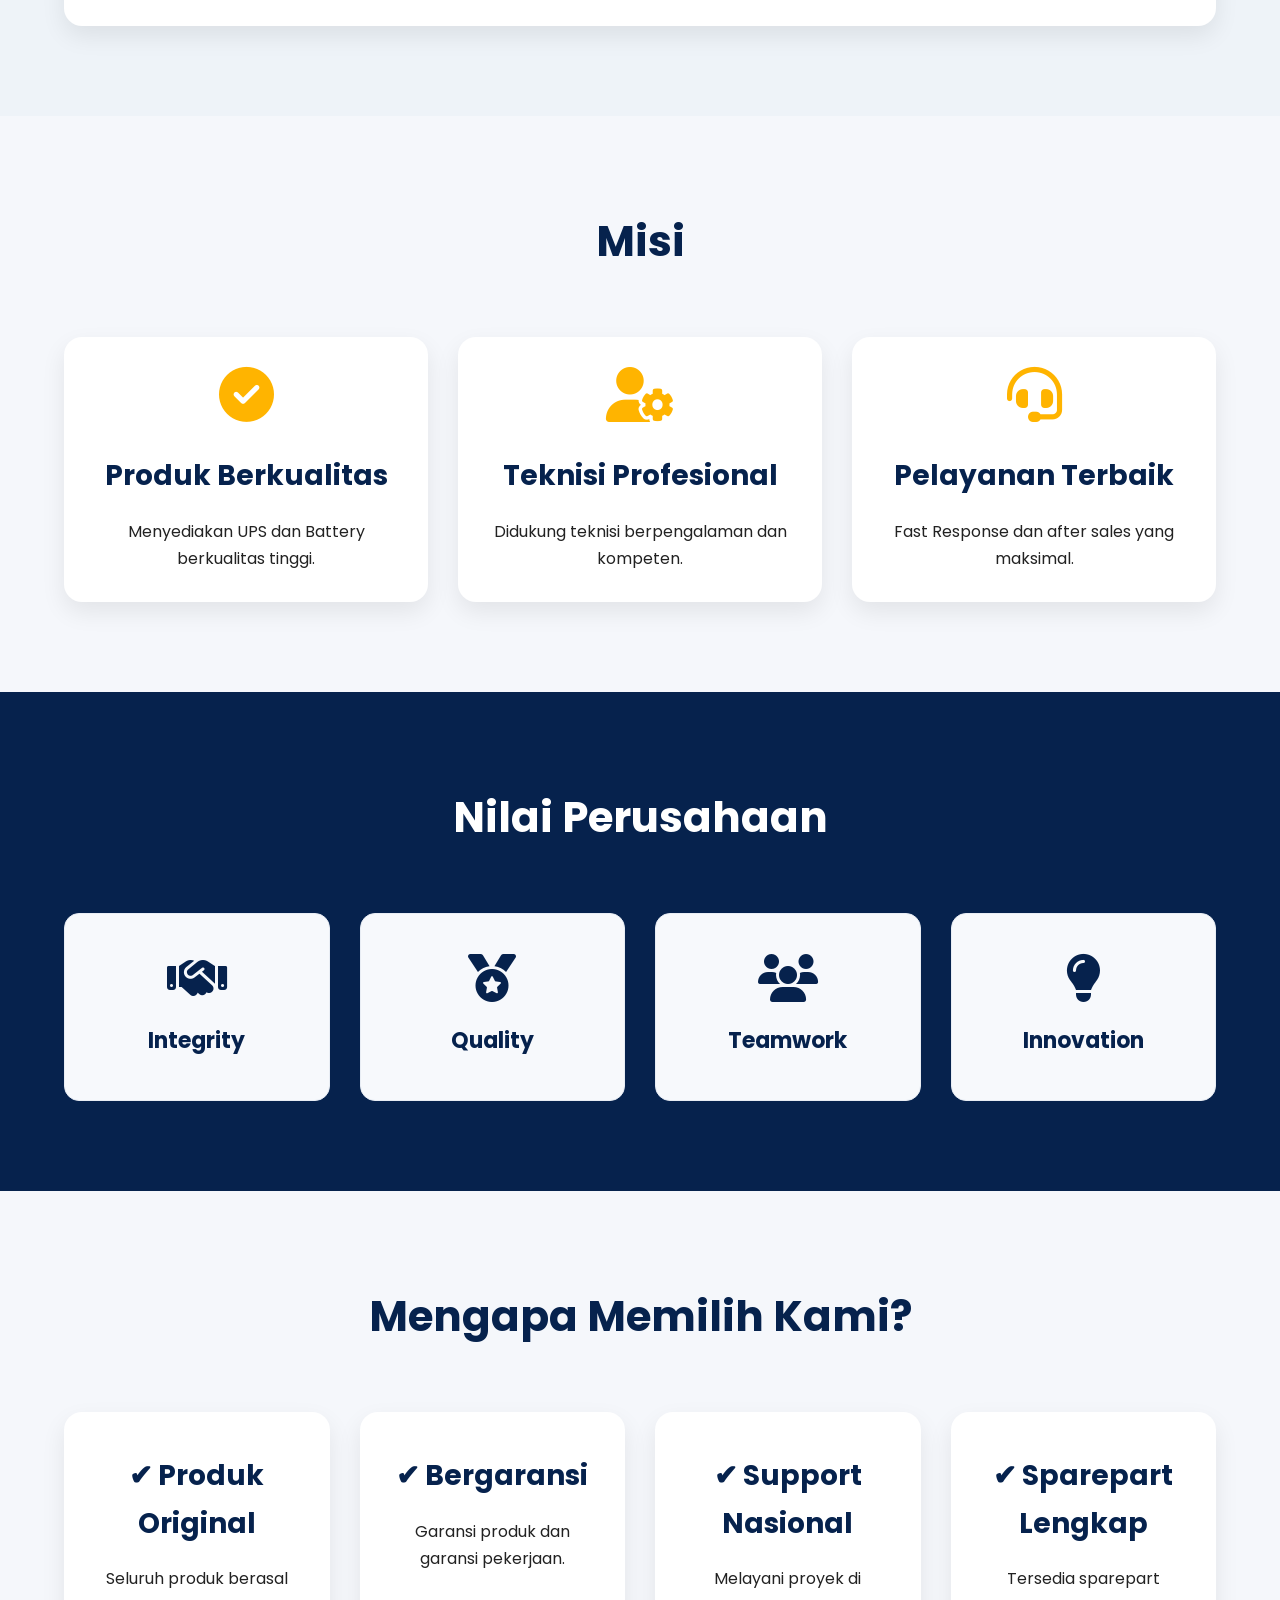
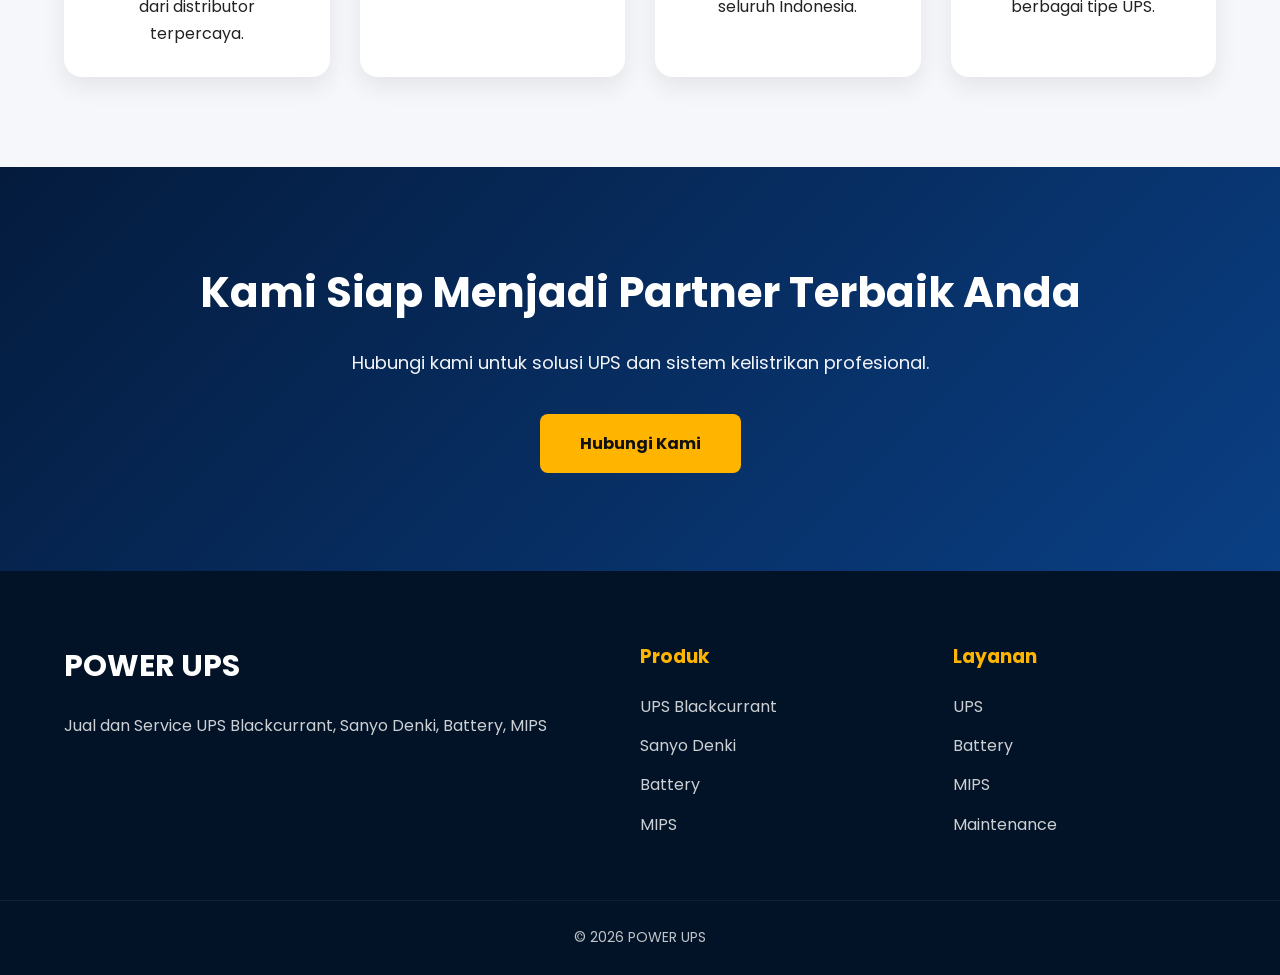
<file: tentang.html>
<!DOCTYPE html>
<html lang="id">

<head>

<meta charset="UTF-8">
<meta name="viewport" content="width=device-width, initial-scale=1">

<title>Tentang Kami | POWER UPS</title>

<link rel="icon" type="image/png" href="images/icon.png">

<link href="https://fonts.googleapis.com/css2?family=Poppins:wght@300;400;500;600;700;800&display=swap" rel="stylesheet">

<link rel="stylesheet" href="https://cdnjs.cloudflare.com/ajax/libs/font-awesome/6.6.0/css/all.min.css">

<link rel="stylesheet" href="css/style.css">

</head>

<body>

<header>

<div class="container">

<div class="logo">

POWER<span>UPS</span>

</div>

<nav>

<ul>

<li><a href="index.html">Home</a></li>

<li><a href="tentang.html" class="active">Tentang</a></li>

<li><a href="produk.html">Produk</a></li>

<li><a href="layanan.html">Service</a></li>

<li><a href="galeri.html">Galeri</a></li>

<li><a href="kontak.html">Kontak</a></li>

</ul>

</nav>

<div class="menu-btn">

<i class="fa-solid fa-bars"></i>

</div>

</div>

</header>

<section class="hero" style="padding:180px 0 90px;">

<div class="container">

<h1 style="text-align:center">

TENTANG KAMI

</h1>

<p style="text-align:center">

Professional Power Protection Solution

</p>

</div>

</section>

<section>

<div class="container">

<div class="about-grid">

<div>

<img src="images/ups.jpeg" alt="Power UPS">

</div>

<div>

<h2 style="margin-bottom:20px;">

POWER UPS

</h2>

<p>

Kami merupakan perusahaan yang bergerak di bidang penjualan,
instalasi, perawatan, dan perbaikan UPS (Uninterruptible Power Supply),
Battery UPS, serta Medical Isolation Power System (MIPS).

</p>

<p>

Kami berkomitmen memberikan solusi kelistrikan yang andal,
aman, dan efisien untuk berbagai sektor seperti industri,
rumah sakit, data center, perbankan, telekomunikasi,
perkantoran, hingga pemerintahan.

</p>

<p>

Dengan dukungan teknisi berpengalaman dan produk berkualitas,
kami siap menjadi mitra terpercaya dalam menjaga kontinuitas
pasokan listrik bagi bisnis Anda.

</p>

</div>

</div>

</div>

</section>

<section style="background:#eef3f8;">

<div class="container">

<div class="title">

<h2>Visi</h2>

</div>

<div class="card">

<p style="font-size:18px;">

Menjadi perusahaan penyedia solusi UPS dan sistem kelistrikan
terpercaya di Indonesia yang mengutamakan kualitas produk,
layanan profesional, serta kepuasan pelanggan.

</p>

</div>

</div>

</section>

<section>

<div class="container">

<div class="title">

<h2>Misi</h2>

</div>

<div class="card-grid">

<div class="card">

<i class="fa-solid fa-circle-check"></i>

<h3>Produk Berkualitas</h3>

<p>

Menyediakan UPS dan Battery berkualitas tinggi.

</p>

</div>

<div class="card">

<i class="fa-solid fa-user-gear"></i>

<h3>Teknisi Profesional</h3>

<p>

Didukung teknisi berpengalaman dan kompeten.

</p>

</div>

<div class="card">

<i class="fa-solid fa-headset"></i>

<h3>Pelayanan Terbaik</h3>

<p>

Fast Response dan after sales yang maksimal.

</p>

</div>

</div>

</div>

</section>

<section style="background:#06224d;color:white;">

<div class="container">

<div class="title">

<h2 style="color:white;">

Nilai Perusahaan

</h2>

</div>

<div class="why-grid">

<div>

<i class="fa-solid fa-handshake"></i>

<h3>Integrity</h3>

</div>

<div>

<i class="fa-solid fa-medal"></i>

<h3>Quality</h3>

</div>

<div>

<i class="fa-solid fa-users"></i>

<h3>Teamwork</h3>

</div>

<div>

<i class="fa-solid fa-lightbulb"></i>

<h3>Innovation</h3>

</div>

</div>

</div>

</section>

<section>

<div class="container">

<div class="title">

<h2>Mengapa Memilih Kami?</h2>

</div>

<div class="card-grid">

<div class="card">

<h3>✔ Produk Original</h3>

<p>

Seluruh produk berasal dari distributor terpercaya.

</p>

</div>

<div class="card">

<h3>✔ Bergaransi</h3>

<p>

Garansi produk dan garansi pekerjaan.

</p>

</div>

<div class="card">

<h3>✔ Support Nasional</h3>

<p>

Melayani proyek di seluruh Indonesia.

</p>

</div>

<div class="card">

<h3>✔ Sparepart Lengkap</h3>

<p>

Tersedia sparepart berbagai tipe UPS.

</p>

</div>

</div>

</div>

</section>

<!--<section class="counter">

<div class="container">

<div>

<h2>500+</h2>

<p>Project</p>

</div>

<div>

<h2>250+</h2>

<p>Pelanggan</p>

</div>

<div>

<h2>15+</h2>

<p>Tahun Pengalaman</p>

</div>

<div>

<h2>24/7</h2>

<p>Support</p>

</div>

</div>

</section>-->

<section class="cta">

<div class="container">

<h2>

Kami Siap Menjadi Partner Terbaik Anda

</h2>

<p>

Hubungi kami untuk solusi UPS dan sistem kelistrikan profesional.

</p>

<a href="https://wa.me/+6281310871079">

Hubungi Kami

</a>

</div>

</section>

<footer>

<div class="container footer-grid">

<div>

<h2>POWER UPS</h2>

<p>

Jual dan Service UPS

Blackcurrant,

Sanyo Denki,

Battery,

MIPS

</p>

</div>

<div>

<h3>Produk</h3>

<ul>

<li>UPS Blackcurrant</li>

<li>Sanyo Denki</li>

<li>Battery</li>

<li>MIPS</li>

</div>

<div>

<h3>Layanan</h3>

<ul>

<li>UPS</li>

<li>Battery</li>

<li>MIPS</li>

<li>Maintenance</li>

</ul>

</div>

</div>

<div class="copyright">

© 2026 POWER UPS

</div>

</footer>

<a class="whatsapp"
   href="https://wa.me/+6281310871079?text=Halo%20Admin%20POWER%20UPS,%20saya%20ingin%20bertanya%20mengenai%20UPS."
   target="_blank"
   aria-label="WhatsApp">

    <i class="fab fa-whatsapp"></i>

</a>

<script src="js/script.js"></script>

</body>

</html>
</file>
<file: css/style.css>
/* ===========================
   POWER UPS PREMIUM WEBSITE
   =========================== */

*{
margin:0;
padding:0;
box-sizing:border-box;
}

html{
scroll-behavior:smooth;
}

body{

font-family:'Poppins',sans-serif;

background:#f5f7fb;

color:#222;

overflow-x:hidden;

line-height:1.7;

}

img{

max-width:100%;

display:block;

}

a{

text-decoration:none;

transition:.3s;

}

ul{

list-style:none;

}

.container{

width:90%;

max-width:1200px;

margin:auto;

}

/*=========================
LOADER
=========================*/

#loader{

position:fixed;

top:0;

left:0;

width:100%;

height:100vh;

background:#081c3d;

display:flex;

justify-content:center;

align-items:center;

z-index:99999;

}

.spinner{

width:70px;

height:70px;

border:7px solid rgba(255,255,255,.2);

border-top:7px solid #fff;

border-radius:50%;

animation:spin 1s linear infinite;

}

@keyframes spin{

100%{

transform:rotate(360deg);

}

}

/*=========================
HEADER
=========================*/

header{

position:fixed;

top:0;

left:0;

width:100%;

background:rgba(6,25,59,.96);

backdrop-filter:blur(10px);

z-index:999;

}

header .container{

display:flex;

justify-content:space-between;

align-items:center;

height:80px;

}

.logo{

font-size:30px;

font-weight:800;

color:white;

letter-spacing:2px;

}

.logo span{

color:#ffb400;

}

nav ul{

display:flex;

gap:35px;

}

nav a{

color:white;

font-weight:500;

font-size:15px;

}

nav a:hover{

color:#ffb400;

}

.menu-btn{

display:none;

color:white;

font-size:30px;

cursor:pointer;

}

/*=========================
HERO
=========================*/

.hero{

position:relative;

padding-top:120px;

padding-bottom:100px;

background:

linear-gradient(rgba(0,22,60,.90),rgba(0,22,60,.90));

color:white;

}

.hero-content{

display:grid;

grid-template-columns:1fr 1fr;

align-items:center;

gap:60px;

}

.hero h4{

color:#ffb400;

font-size:18px;

margin-bottom:15px;

letter-spacing:2px;

}

.hero h1{

font-size:58px;

line-height:1.15;

font-weight:800;

margin-bottom:25px;

}

.hero h1 span{

display:block;

color:#ffb400;

}

.hero p{

font-size:18px;

opacity:.95;

margin-bottom:35px;

}

.hero-button{

display:flex;

gap:20px;

}

.btn-primary{

background:#ffb400;

color:#111;

padding:16px 34px;

border-radius:8px;

font-weight:700;

}

.btn-primary:hover{

background:white;

}

.btn-secondary{

border:2px solid white;

padding:16px 34px;

color:white;

border-radius:8px;

}

.btn-secondary:hover{

background:white;

color:#111;

}

.hero-image img{

border-radius:20px;

box-shadow:0 25px 70px rgba(0,0,0,.45);

transition:.5s;

}

.hero-image img:hover{

transform:translateY(-10px);

}

/*=========================
SECTION TITLE
=========================*/

section{

padding:90px 0;

}

.title{

text-align:center;

margin-bottom:60px;

}

.title h2{

font-size:42px;

color:#06224d;

margin-bottom:15px;

}

.title p{

color:#666;

}

/*=========================
ABOUT
=========================*/

.about{

background:white;

}

.about-grid{

display:grid;

grid-template-columns:1fr 1fr;

gap:60px;

align-items:center;

}

.about img{

border-radius:15px;

box-shadow:0 20px 50px rgba(0,0,0,.2);

}

.about h3{

font-size:32px;

margin-bottom:20px;

color:#06224d;

}

.about p{

margin-bottom:20px;

}

.about li{

margin-bottom:12px;

font-size:17px;

}

.about i{

color:#ffb400;

margin-right:10px;

}

/*=========================
SERVICE CARD
=========================*/

.services{

background:#eef3f8;

}

.card-grid{

display:grid;

grid-template-columns:repeat(auto-fit,minmax(260px,1fr));

gap:30px;

}

.card{

background:white;

padding:35px;

border-radius:15px;

text-align:center;

transition:.4s;

box-shadow:0 10px 30px rgba(0,0,0,.08);

}

.card:hover{

transform:translateY(-12px);

box-shadow:0 20px 50px rgba(0,0,0,.15);

}

.card i{

font-size:55px;

color:#ffb400;

margin-bottom:20px;

}

.card h3{

margin-bottom:18px;

font-size:24px;

color:#06224d;

}

/*=========================
COUNTER
=========================*/

.counter{

background:#06224d;

color:#fff;

}

.counter .container{

display:grid;

grid-template-columns:repeat(4,1fr);

gap:30px;

text-align:center;

}

.counter h2{

font-size:56px;

color:#ffb400;

margin-bottom:10px;

font-weight:700;

}

.counter p{

font-size:18px;

letter-spacing:1px;

}

/*=========================
WHY CHOOSE US
=========================*/

.why{

background:#ffffff;

}

.why-grid{

display:grid;

grid-template-columns:repeat(auto-fit,minmax(230px,1fr));

gap:30px;

margin-top:20px;

}

.why-grid div{

background:#f7f9fc;

padding:40px 25px;

border-radius:15px;

text-align:center;

transition:.35s;

border:1px solid #e8edf4;

}

.why-grid div:hover{

background:#06224d;

transform:translateY(-10px);

box-shadow:0 15px 40px rgba(0,0,0,.18);

}

.why-grid div:hover h3{

color:white;

}

.why-grid div:hover i{

color:#ffb400;

}

.why-grid i{

font-size:48px;

margin-bottom:20px;

color:#06224d;

transition:.3s;

}

.why-grid h3{

font-size:22px;

color:#06224d;

transition:.3s;

}

/*=========================
CTA
=========================*/

.cta{

background:linear-gradient(135deg,#041b3d,#0a3f84);

color:white;

text-align:center;

}

.cta h2{

font-size:42px;

margin-bottom:20px;

font-weight:700;

}

.cta p{

font-size:18px;

max-width:700px;

margin:auto;

margin-bottom:35px;

opacity:.95;

}

.cta a{

display:inline-block;

background:#ffb400;

color:#111;

padding:16px 40px;

border-radius:8px;

font-weight:700;

transition:.3s;

}

.cta a:hover{

background:white;

transform:translateY(-4px);

}

/*=========================
FOOTER
=========================*/

footer{

background:#021327;

color:white;

padding-top:70px;

}

.footer-grid{

display:grid;

grid-template-columns:2fr 1fr 1fr;

gap:50px;

padding-bottom:50px;

}

.footer-grid h2{

font-size:30px;

margin-bottom:20px;

}

.footer-grid h3{

margin-bottom:20px;

color:#ffb400;

}

.footer-grid p{

opacity:.8;

}

.footer-grid li{

margin-bottom:12px;

opacity:.8;

cursor:pointer;

transition:.3s;

}

.footer-grid li:hover{

color:#ffb400;

padding-left:6px;

}

.copyright{

text-align:center;

padding:25px;

border-top:1px solid rgba(255,255,255,.08);

font-size:14px;

opacity:.75;

}

/*=========================
FLOATING WHATSAPP
=========================*/

.whatsapp{

position:fixed;

right:25px;

bottom:25px;

width:65px;

height:65px;

background:#25D366;

color:white;

border-radius:50%;

display:flex;

justify-content:center;

align-items:center;

font-size:34px;

box-shadow:0 12px 35px rgba(0,0,0,.25);

z-index:999;

transition:.3s;

}

.whatsapp:hover{

transform:scale(1.1);

}

/*=========================
BUTTON EFFECT
=========================*/

.btn-primary,
.btn-secondary,
.cta a{

transition:all .35s ease;

}

.btn-primary:hover,
.btn-secondary:hover,
.cta a:hover{

box-shadow:0 15px 40px rgba(0,0,0,.2);

}

/*=========================
SCROLLBAR
=========================*/

::-webkit-scrollbar{

width:10px;

}

::-webkit-scrollbar-track{

background:#dfe5ec;

}

::-webkit-scrollbar-thumb{

background:#06224d;

border-radius:10px;

}

::-webkit-scrollbar-thumb:hover{

background:#0b4f9c;

}

/*=========================
RESPONSIVE
=========================*/

@media(max-width:991px){

.hero-content,
.about-grid{

grid-template-columns:1fr;

}

.hero{

text-align:center;

}

.hero-image{

order:-1;

}

.hero h1{

font-size:42px;

}

.counter .container{

grid-template-columns:repeat(2,1fr);

}

.footer-grid{

grid-template-columns:1fr;

}

nav{

display:none;

}

.menu-btn{

display:block;

}

}

@media(max-width:768px){

section{

padding:70px 0;

}

.hero h1{

font-size:34px;

}

.hero p{

font-size:16px;

}

.title h2{

font-size:32px;

}

.about h3{

font-size:26px;

}

.counter .container{

grid-template-columns:1fr;

gap:20px;

}

.hero-button{

flex-direction:column;

}

.btn-primary,
.btn-secondary{

width:100%;

text-align:center;

}

.whatsapp{

width:58px;

height:58px;

font-size:30px;

}

}

@media(max-width:480px){

.logo{

font-size:24px;

}

.hero{

padding-top:110px;

}

.hero h1{

font-size:30px;

}

.cta h2{

font-size:28px;

}

.cta p{

font-size:16px;

}

}

/* Sticky */

header.sticky{

background:#021327;

box-shadow:0 10px 30px rgba(0,0,0,.25);

}

/* Reveal */

section{

opacity:0;

transform:translateY(60px);

transition:1s;

}

section.show{

opacity:1;

transform:translateY(0);

}

/* Mobile Menu */

nav.active{

display:block;

position:absolute;

top:80px;

left:0;

width:100%;

background:#06224d;

padding:25px;

}

nav.active ul{

display:flex;

flex-direction:column;

gap:20px;

}

/* Back To Top */

.backTop{

position:fixed;

bottom:100px;

right:28px;

width:55px;

height:55px;

background:#06224d;

color:white;

display:flex;

justify-content:center;

align-items:center;

border-radius:50%;

cursor:pointer;

opacity:0;

visibility:hidden;

transition:.3s;

z-index:999;

}

.backTop.active{

opacity:1;

visibility:visible;

}

.backTop:hover{

background:#ffb400;

color:#111;

}

/* Ripple */

button,

a{

position:relative;

overflow:hidden;

}

.ripple{

position:absolute;

width:15px;

height:15px;

background:rgba(255,255,255,.5);

border-radius:50%;

transform:scale(0);

animation:ripple .6s linear;

}

@keyframes ripple{

to{

transform:scale(18);

opacity:0;

}

}

.mips-title{
    margin-top:15px;
    margin-bottom:15px;
    text-align:center;
    font-size:32px;
    color:#06224d;
}

.mips-desc{
    max-width:850px;
    margin:0 auto;
    text-align:center;
    line-height:1.8;
    color:#555;
    font-size:17px;
}

.mips-card{
    padding:35px;
    height:auto;
    min-height:unset;
    display:block;
}

.mips-image{
    width:100%;
    display:flex;
    justify-content:center;
    align-items:center;
    margin-bottom:20px;
}

.mips-image img{
    width:320px;
    max-width:100%;
    display:block;
}

.mips-title{
    margin-top:10px;
    margin-bottom:15px;
    font-size:40px;
    color:#06224d;
}

.mips-desc{
    max-width:850px;
    margin:auto;
    line-height:1.8;
    font-size:18px;
    color:#555;
}

/* ==========================
   PRODUCT CARD
========================== */

.product-image{

    height:320px;

    display:flex;

    justify-content:center;

    align-items:center;

    margin-bottom:25px;

    overflow:hidden;

}

.product-image img{

    max-width:100%;

    max-height:280px;

    width:auto;

    height:auto;

    object-fit:contain;

    transition:.3s;

}

.product-image img:hover{

    transform:scale(1.05);

}

/* CARD */

.card{

    background:#fff;

    border-radius:18px;

    padding:30px;

    text-align:center;

    box-shadow:0 10px 25px rgba(0,0,0,.08);

}

.card h3{

    color:#06224d;

    font-size:28px;

    margin-top:10px;

}
</file>
